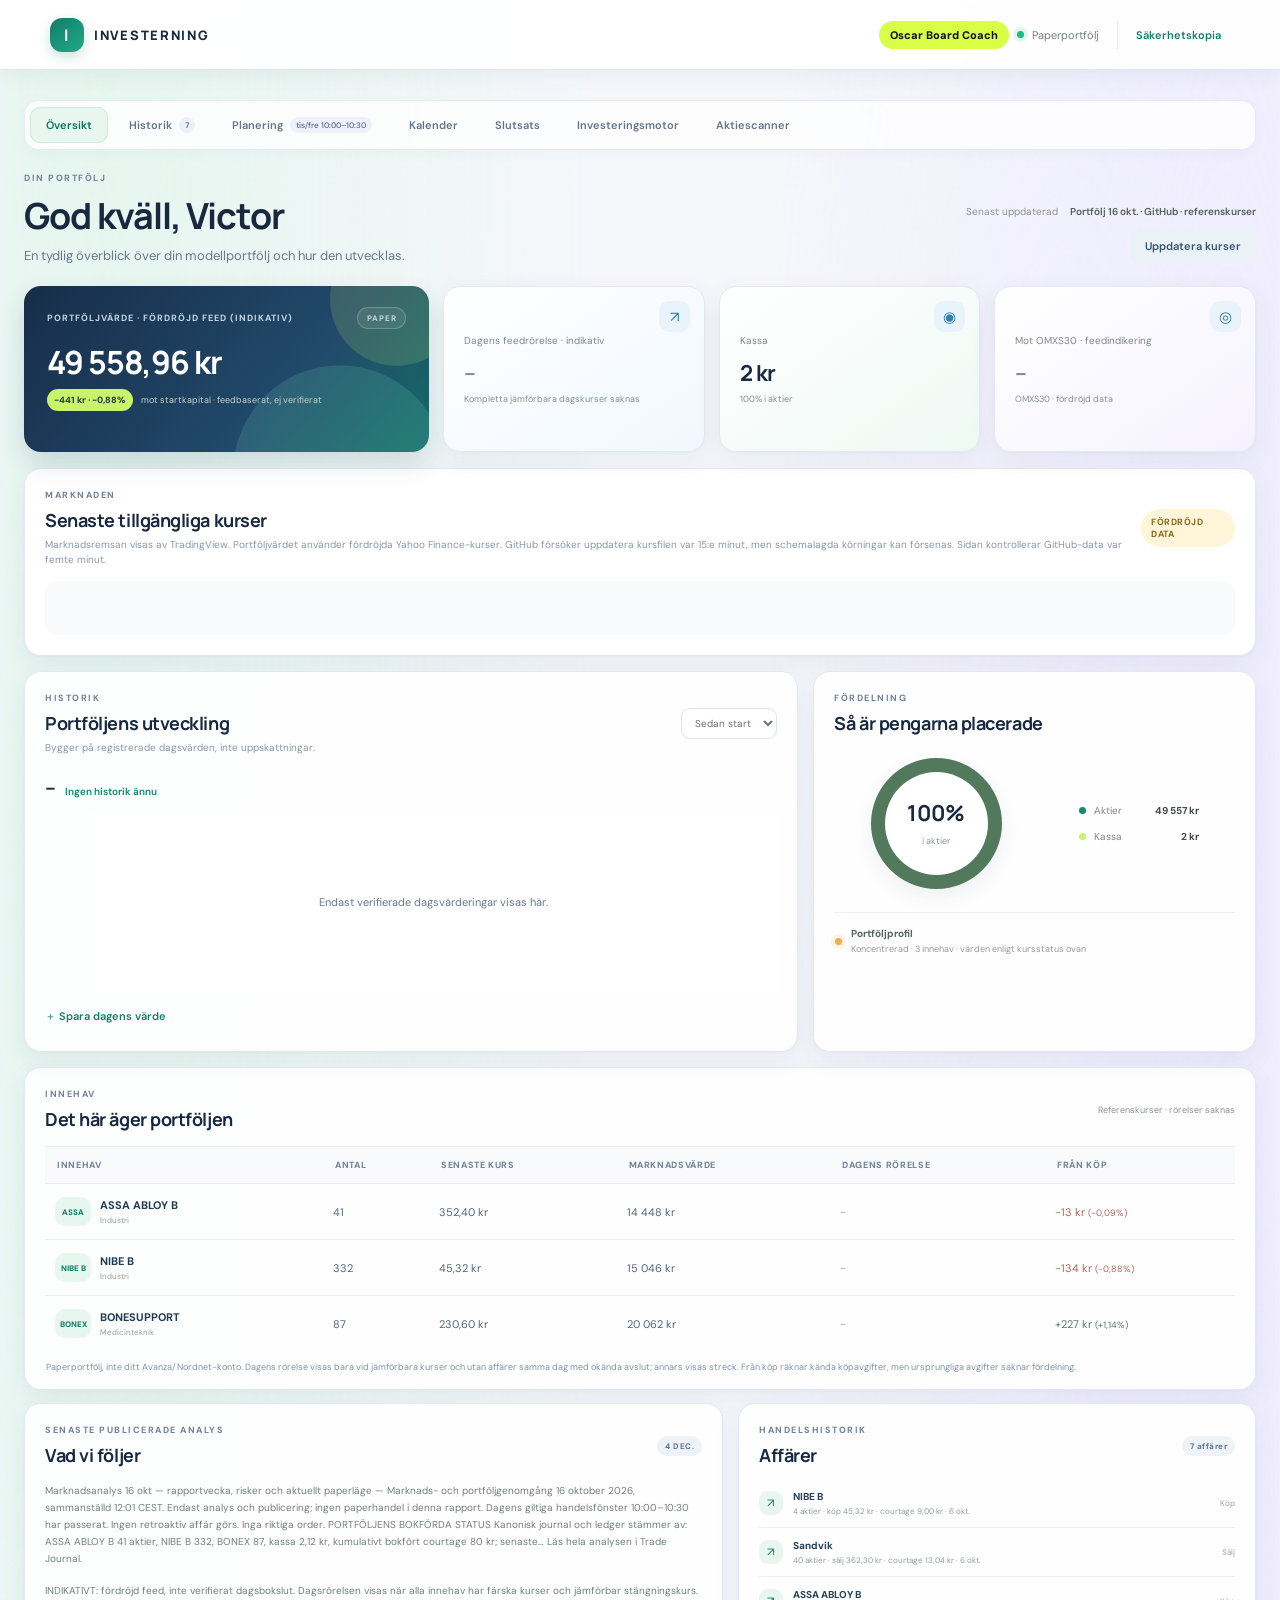
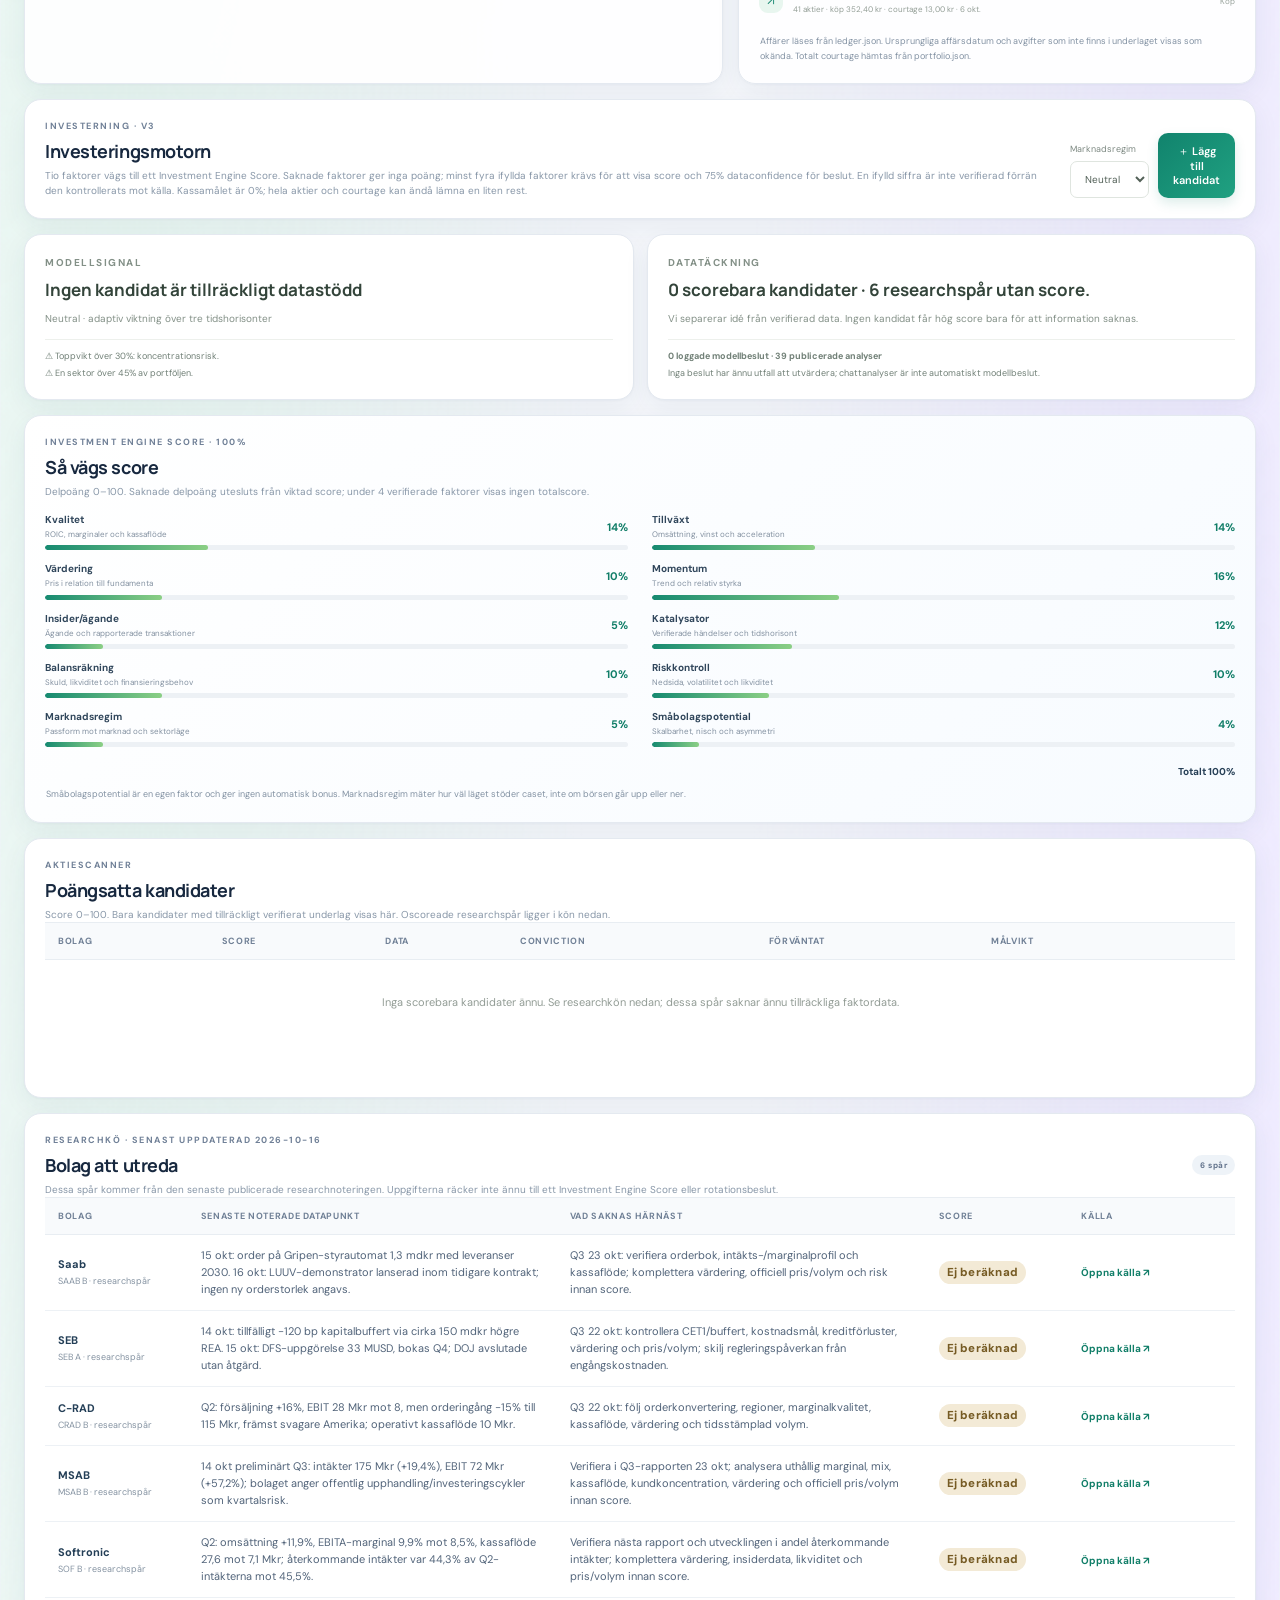
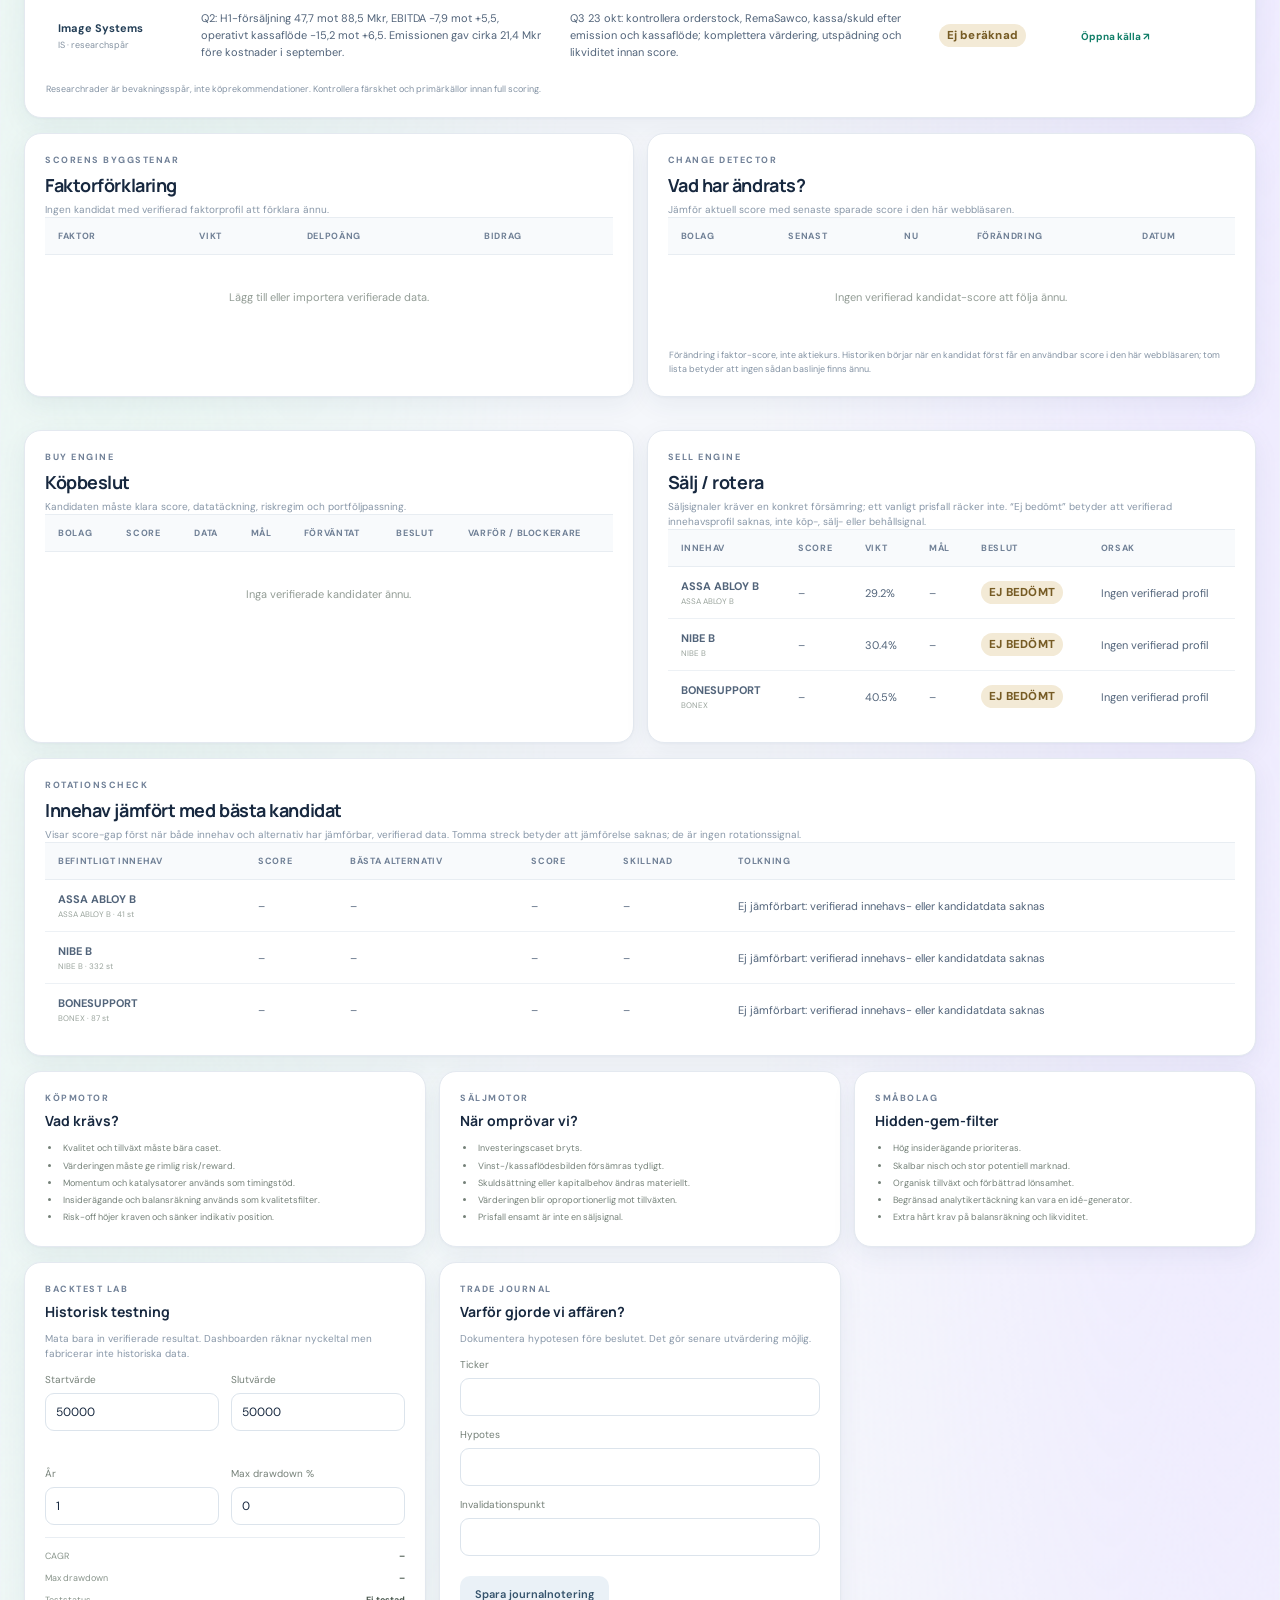
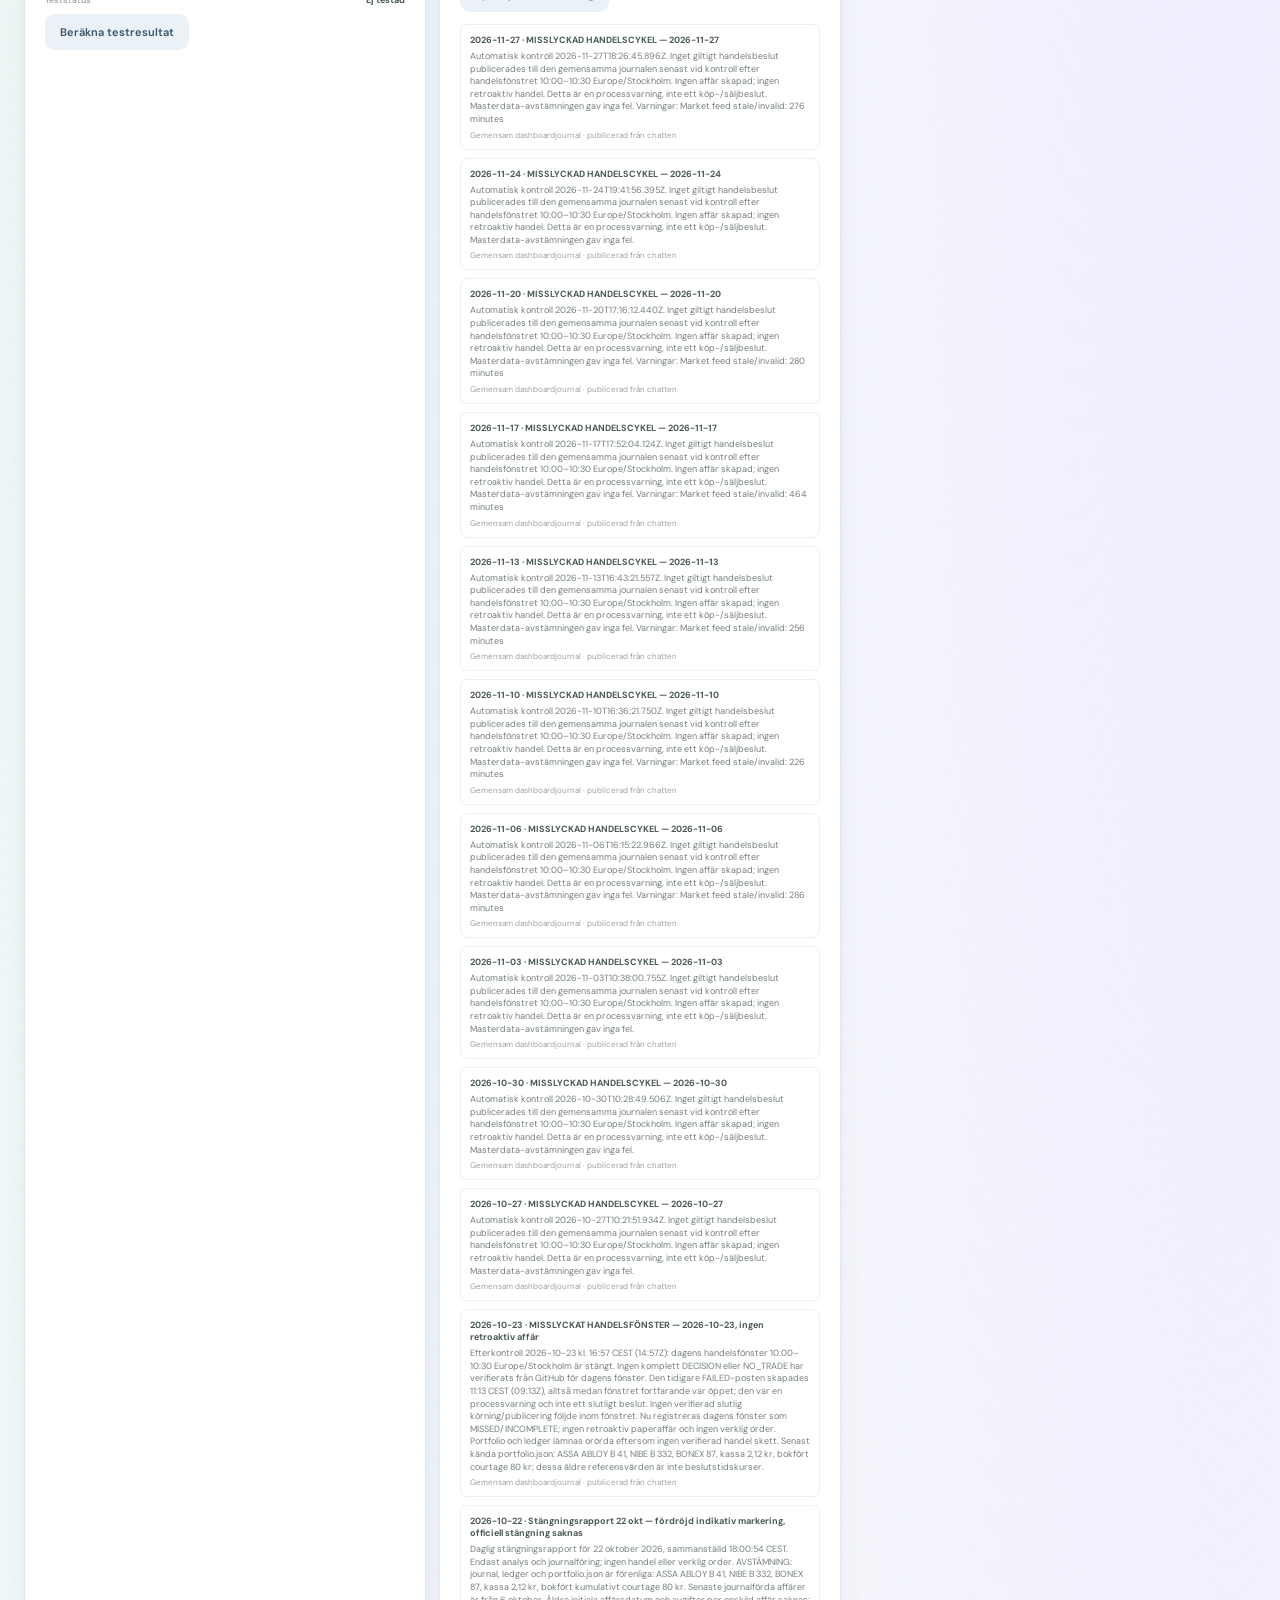
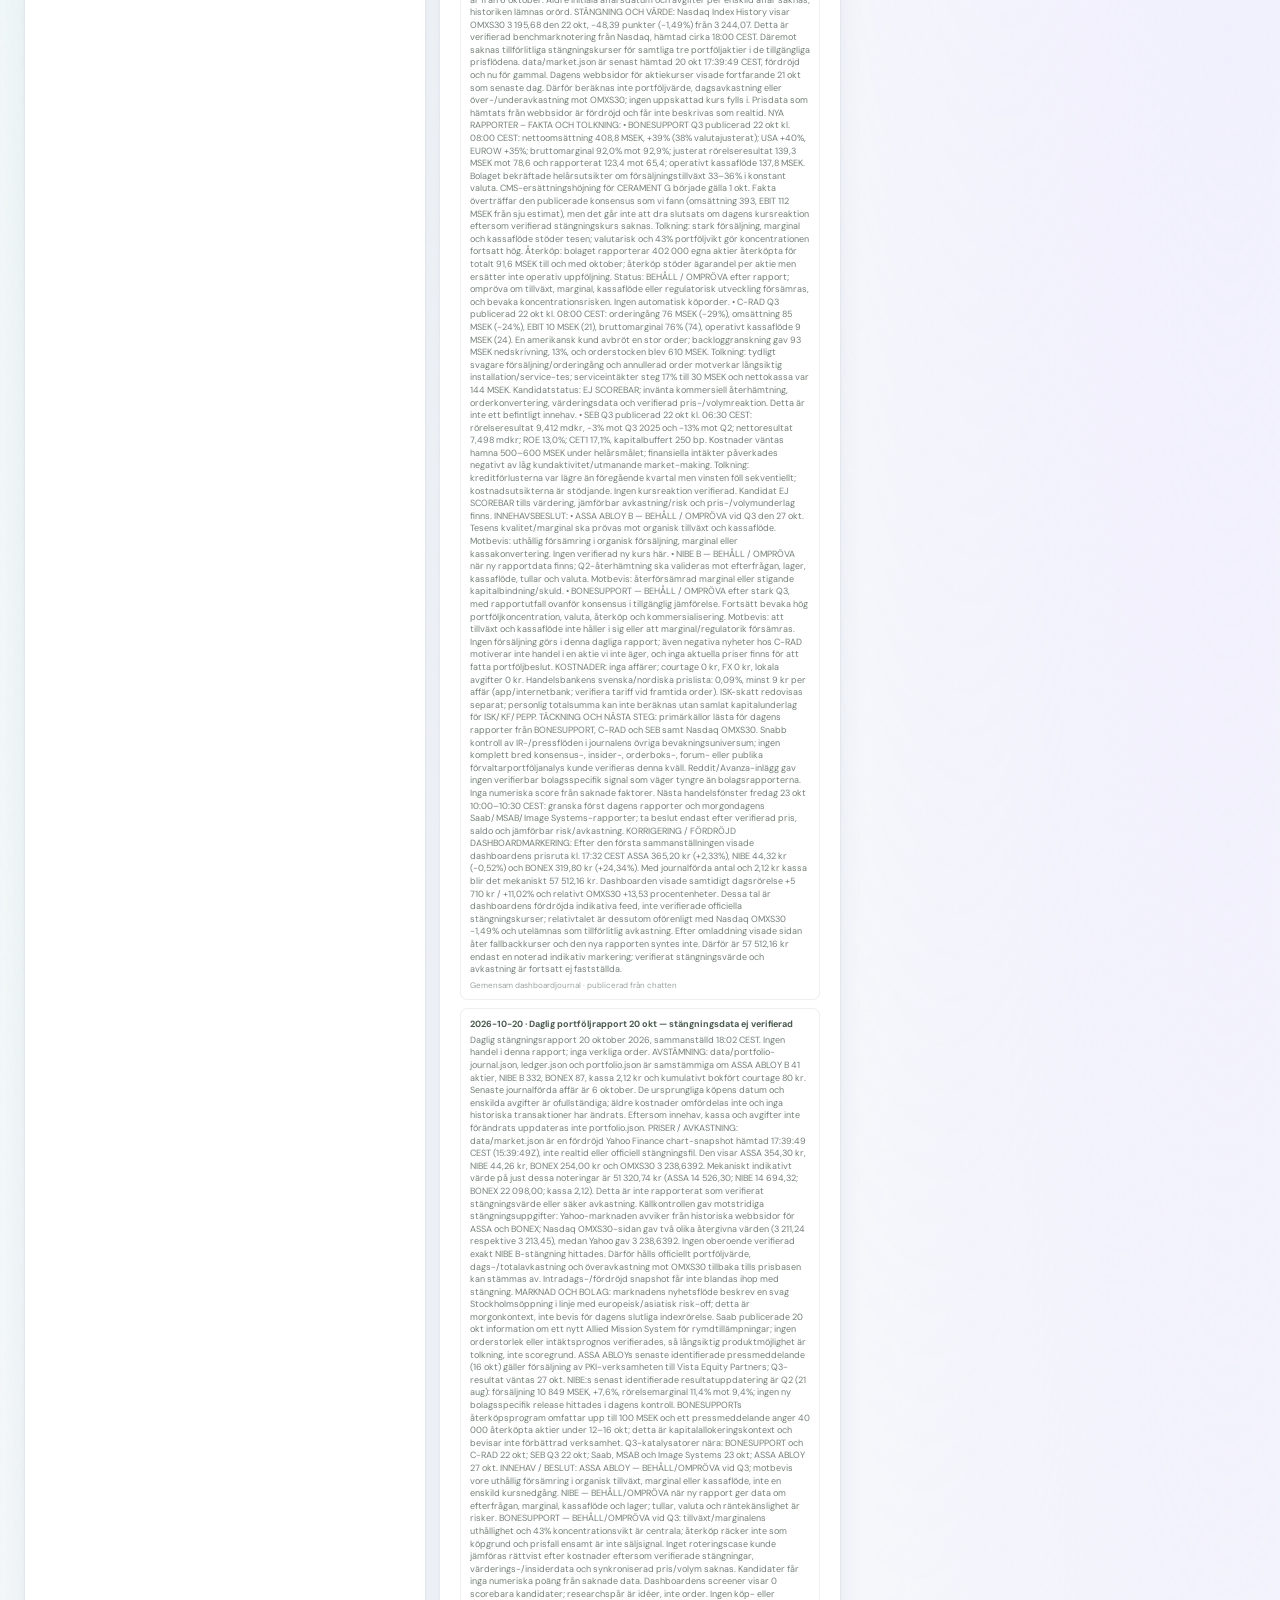
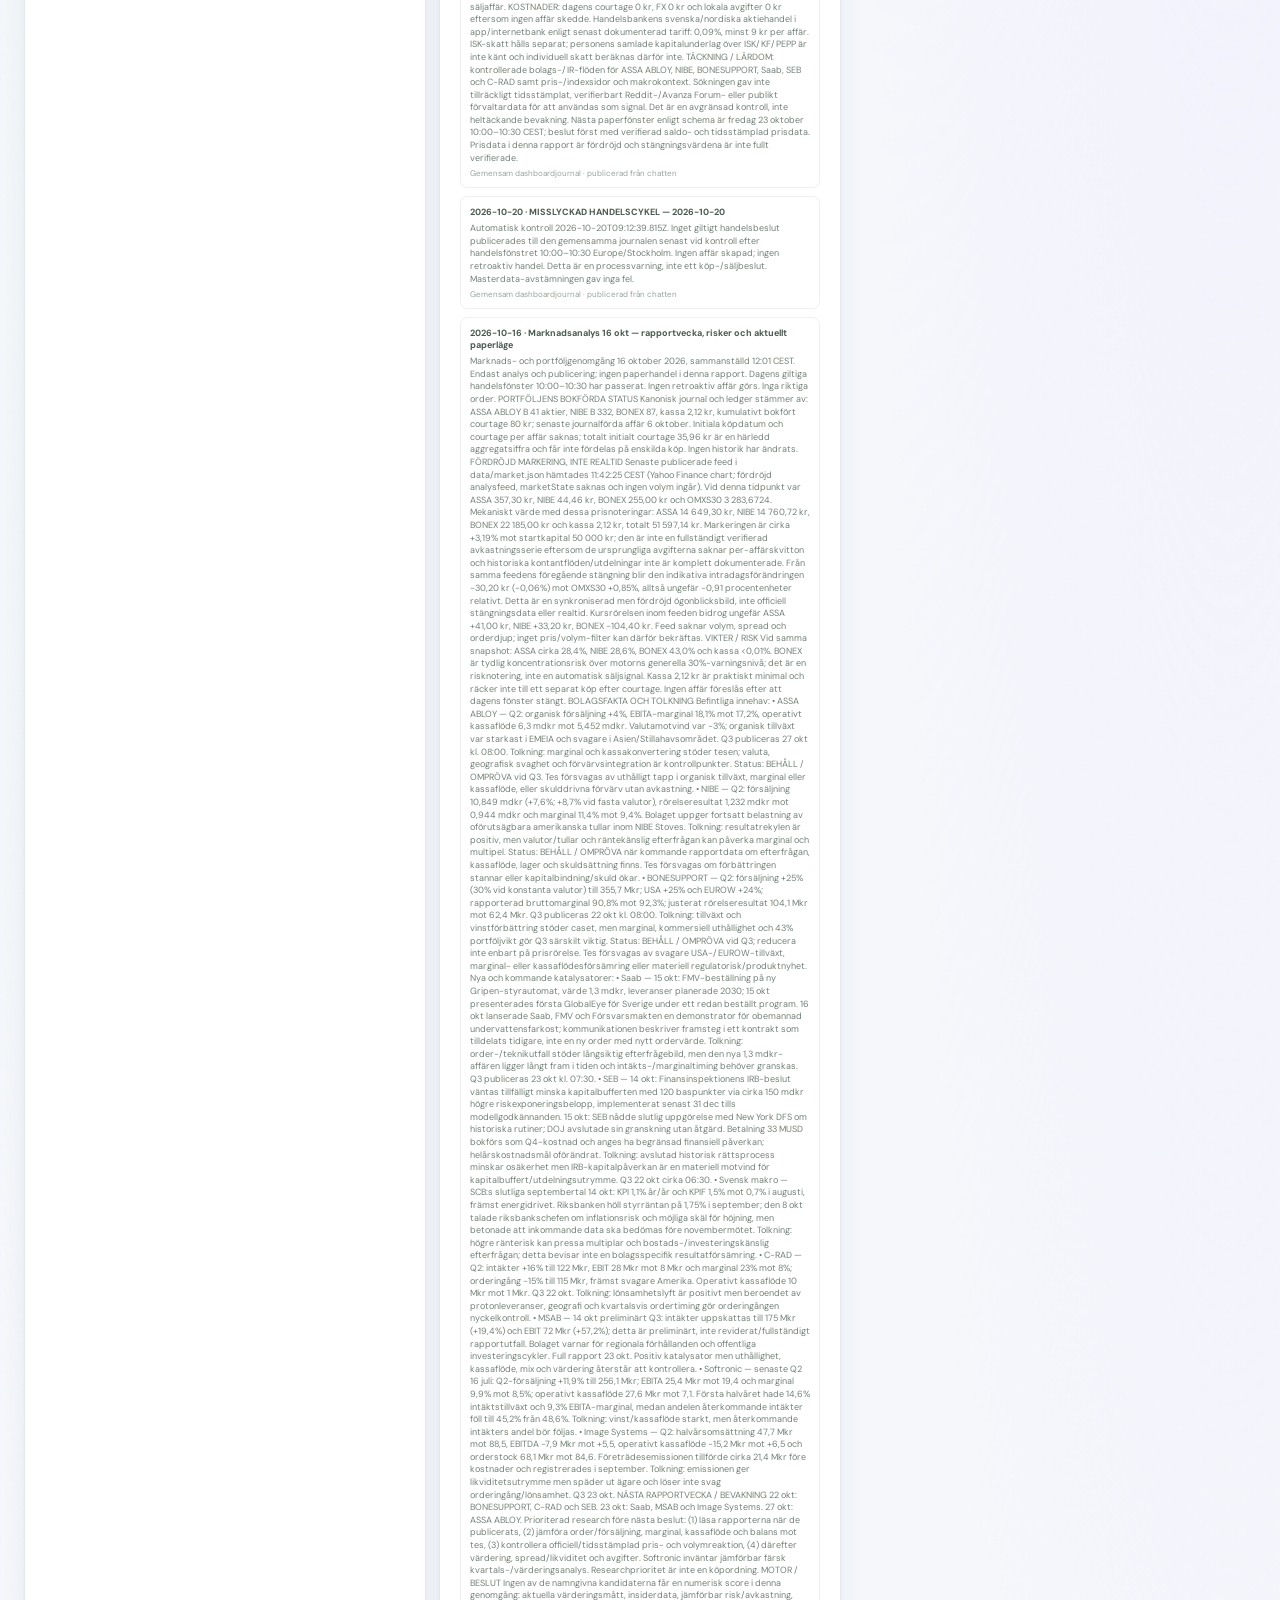
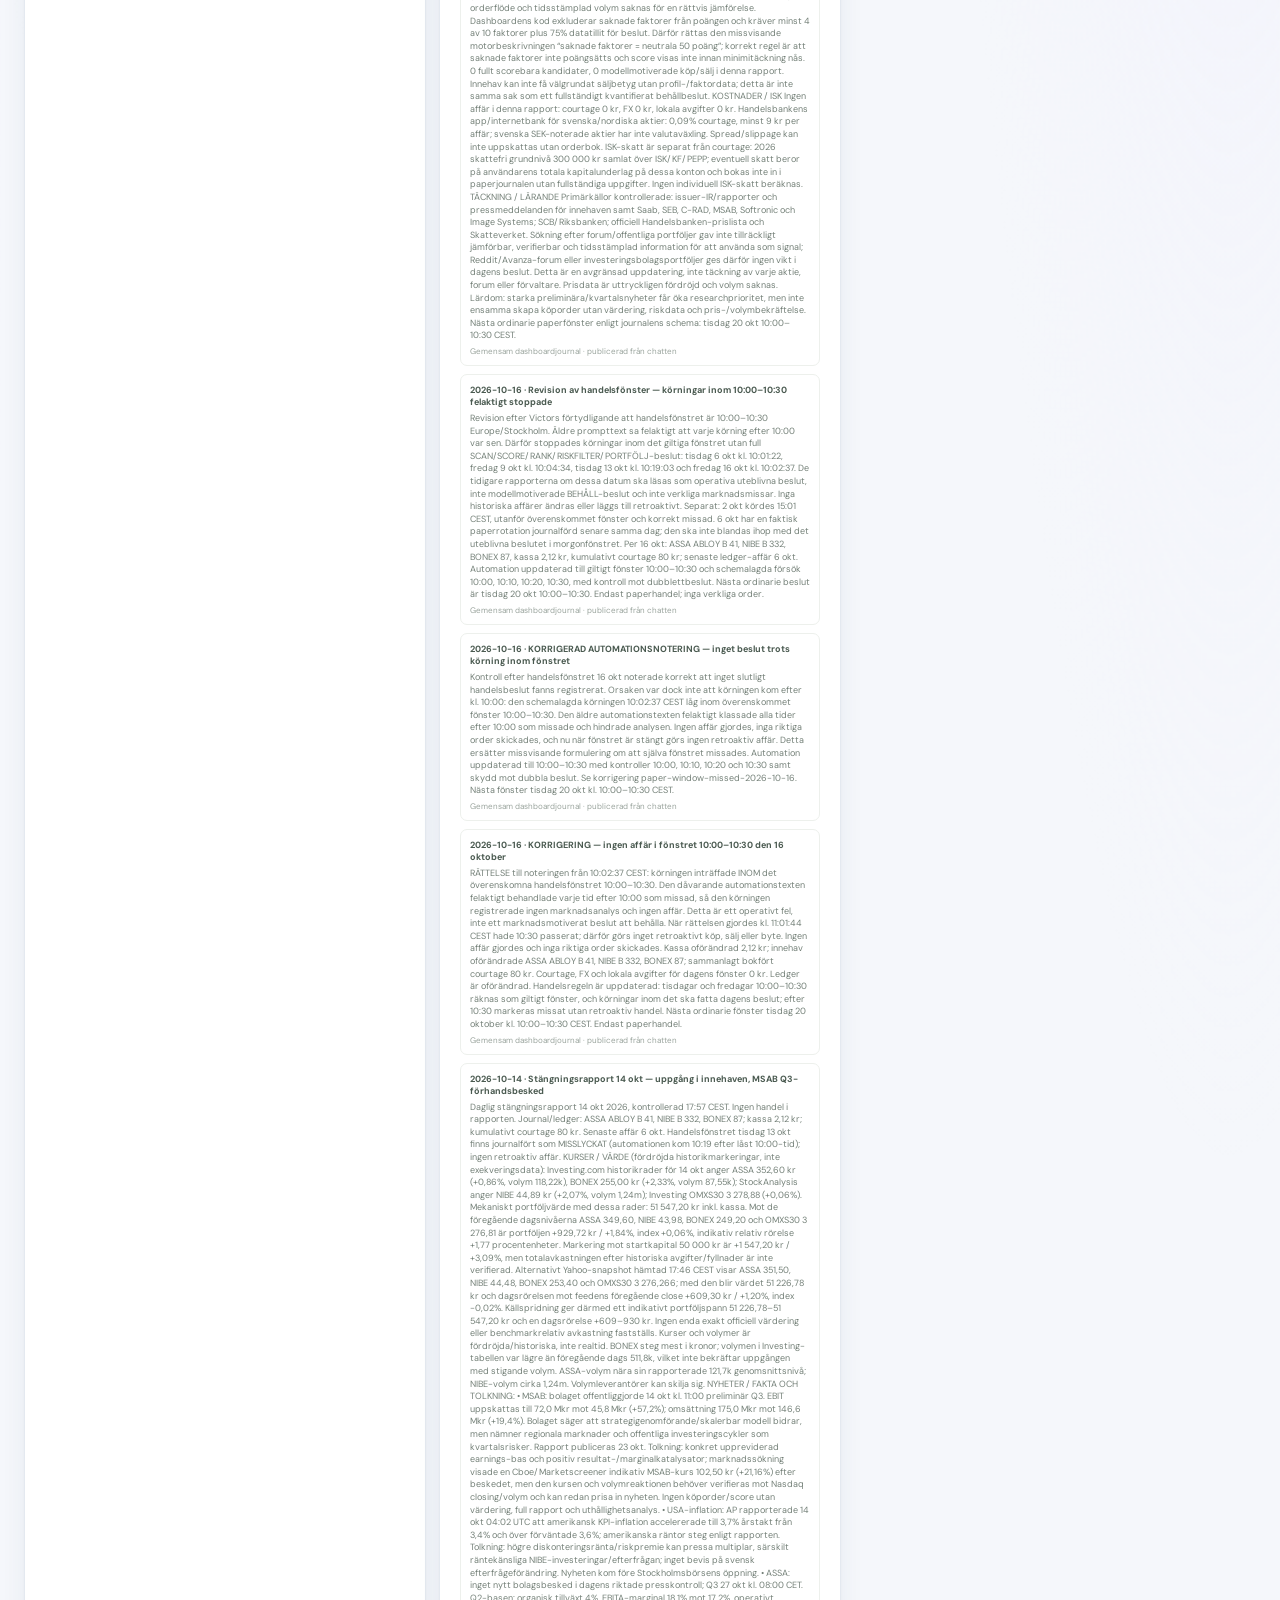
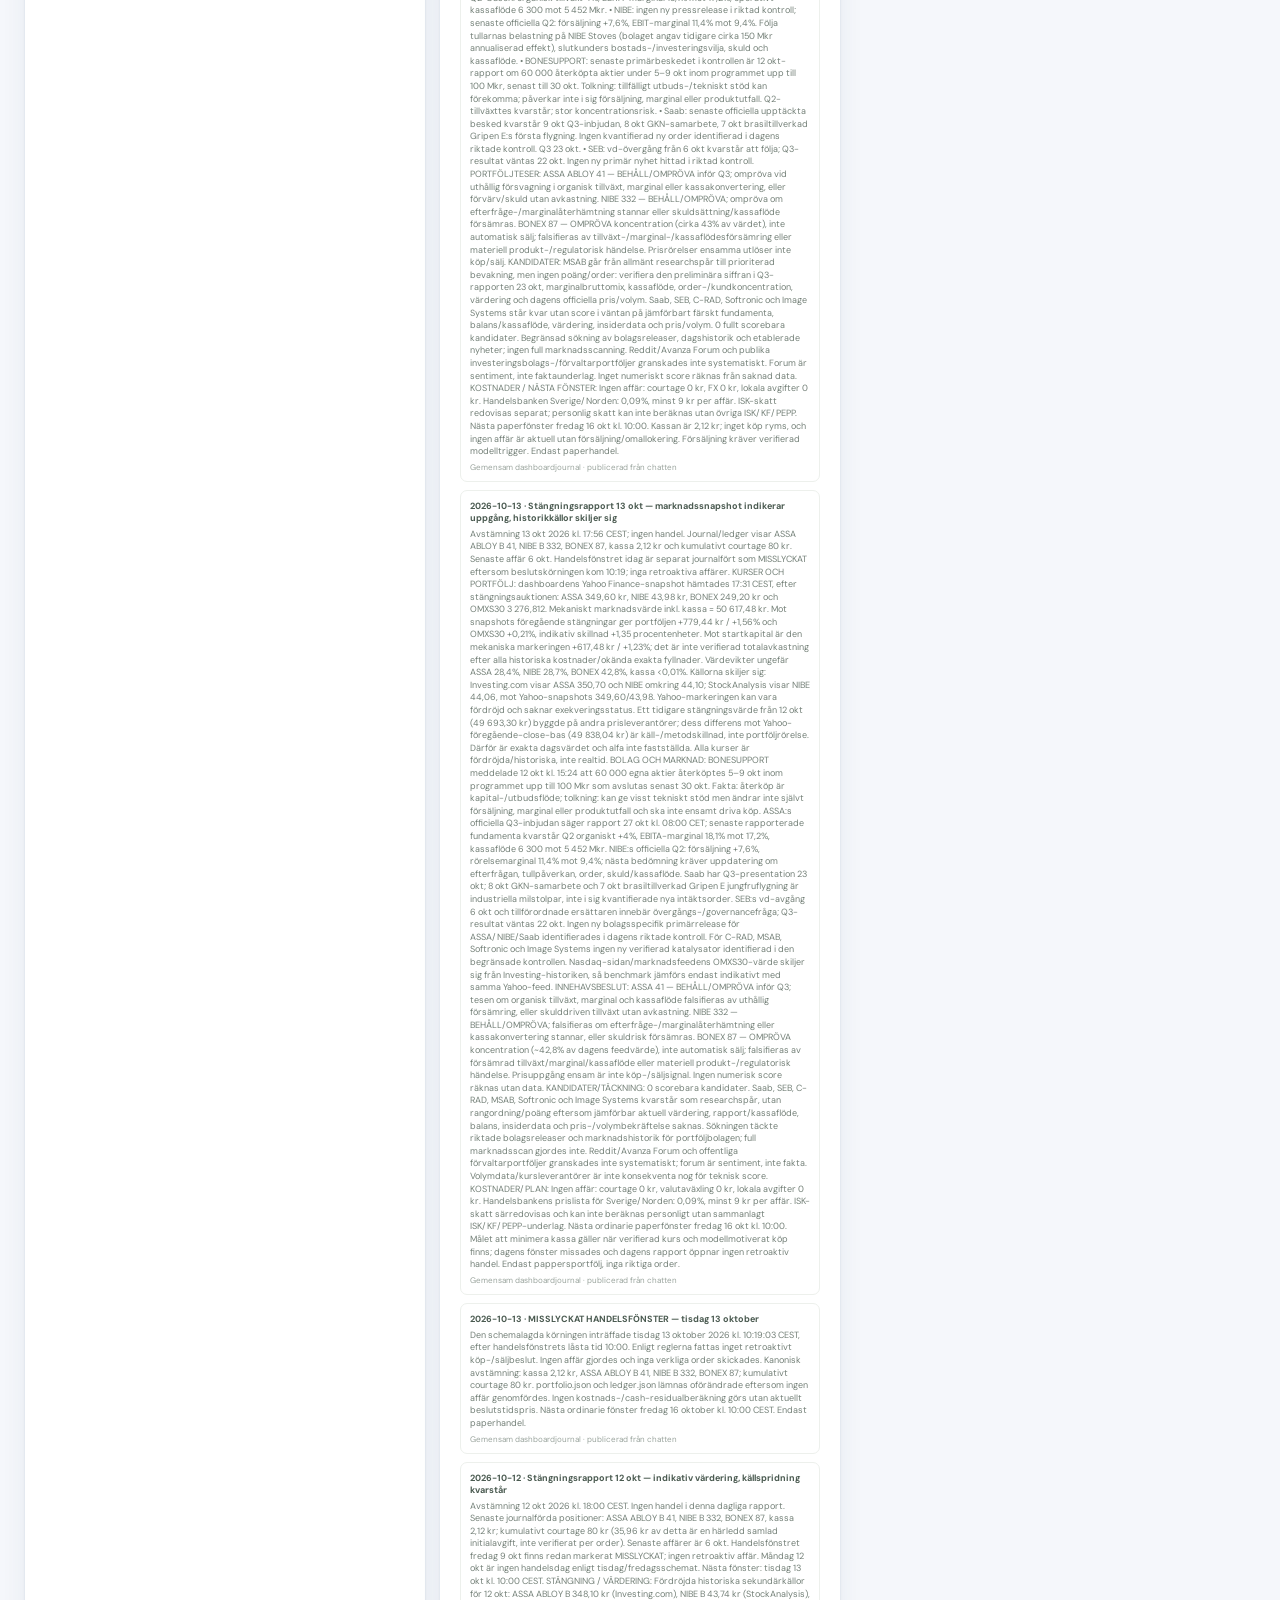
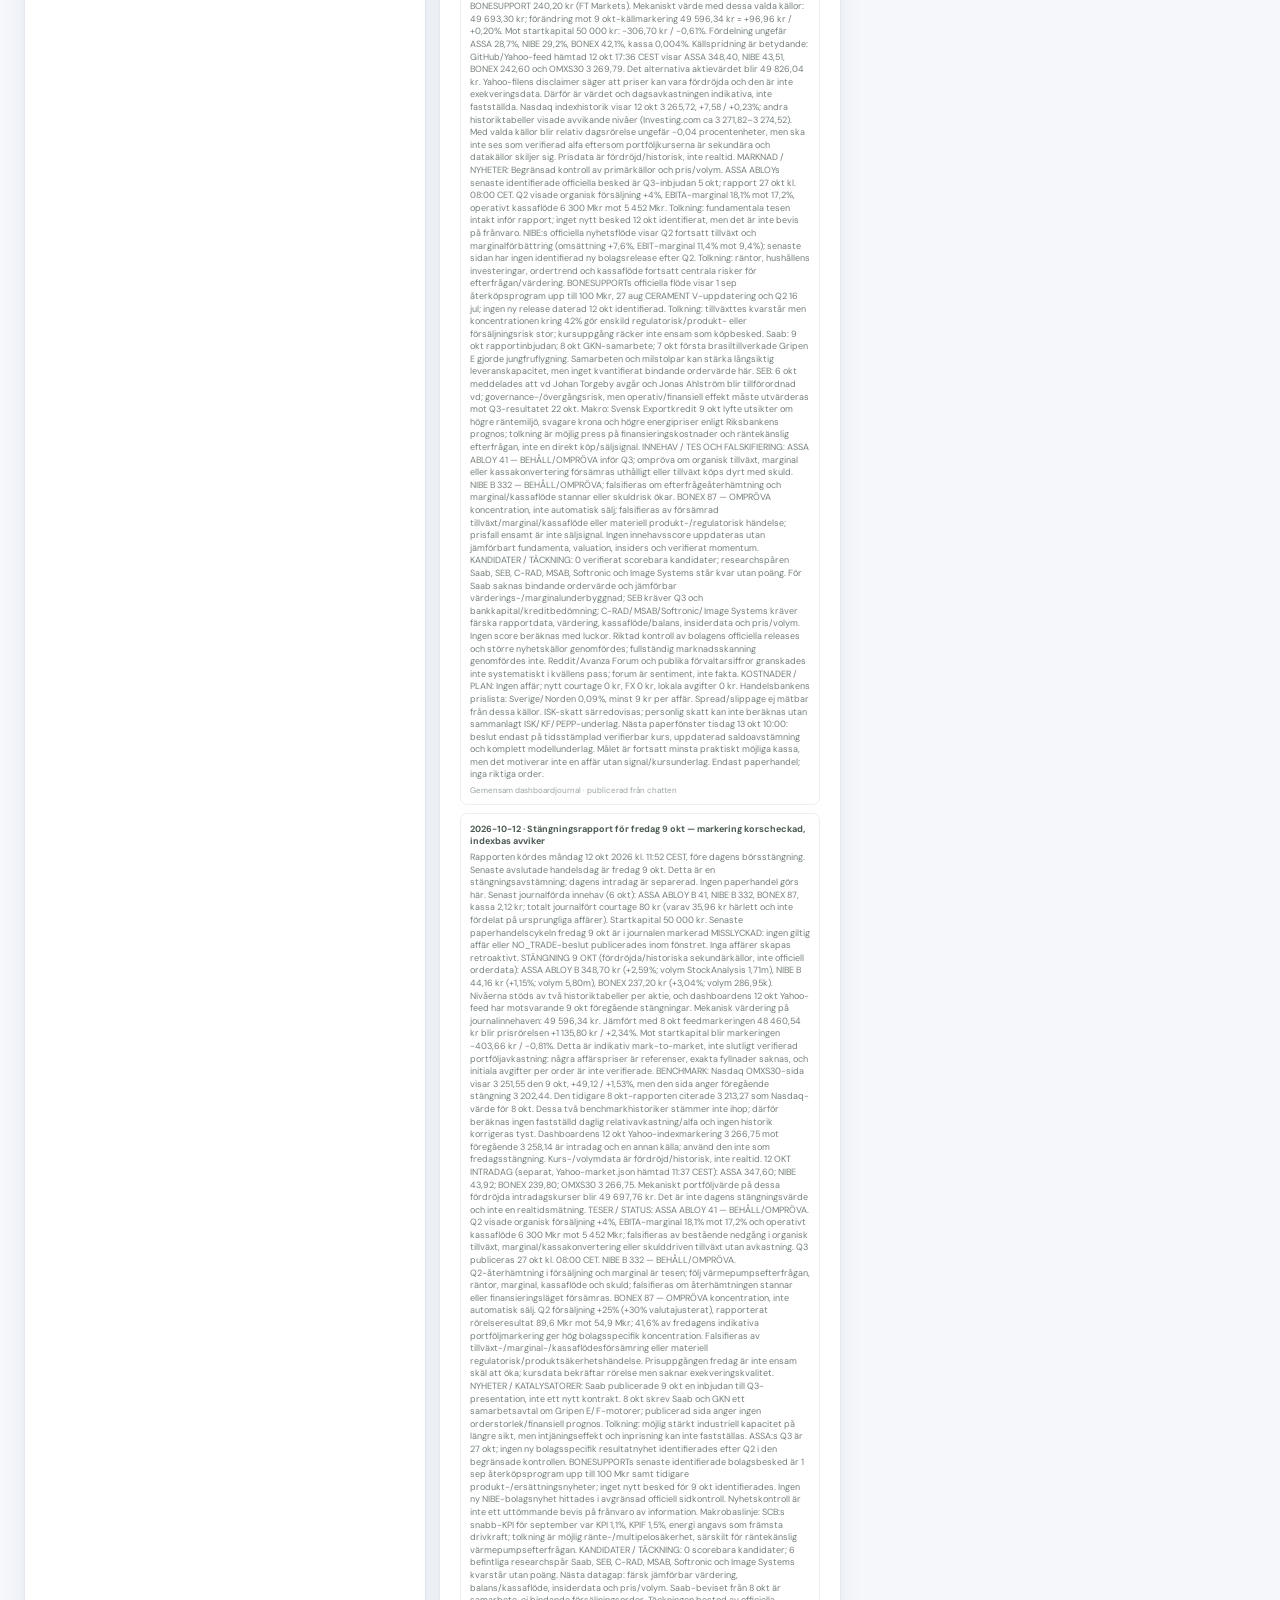
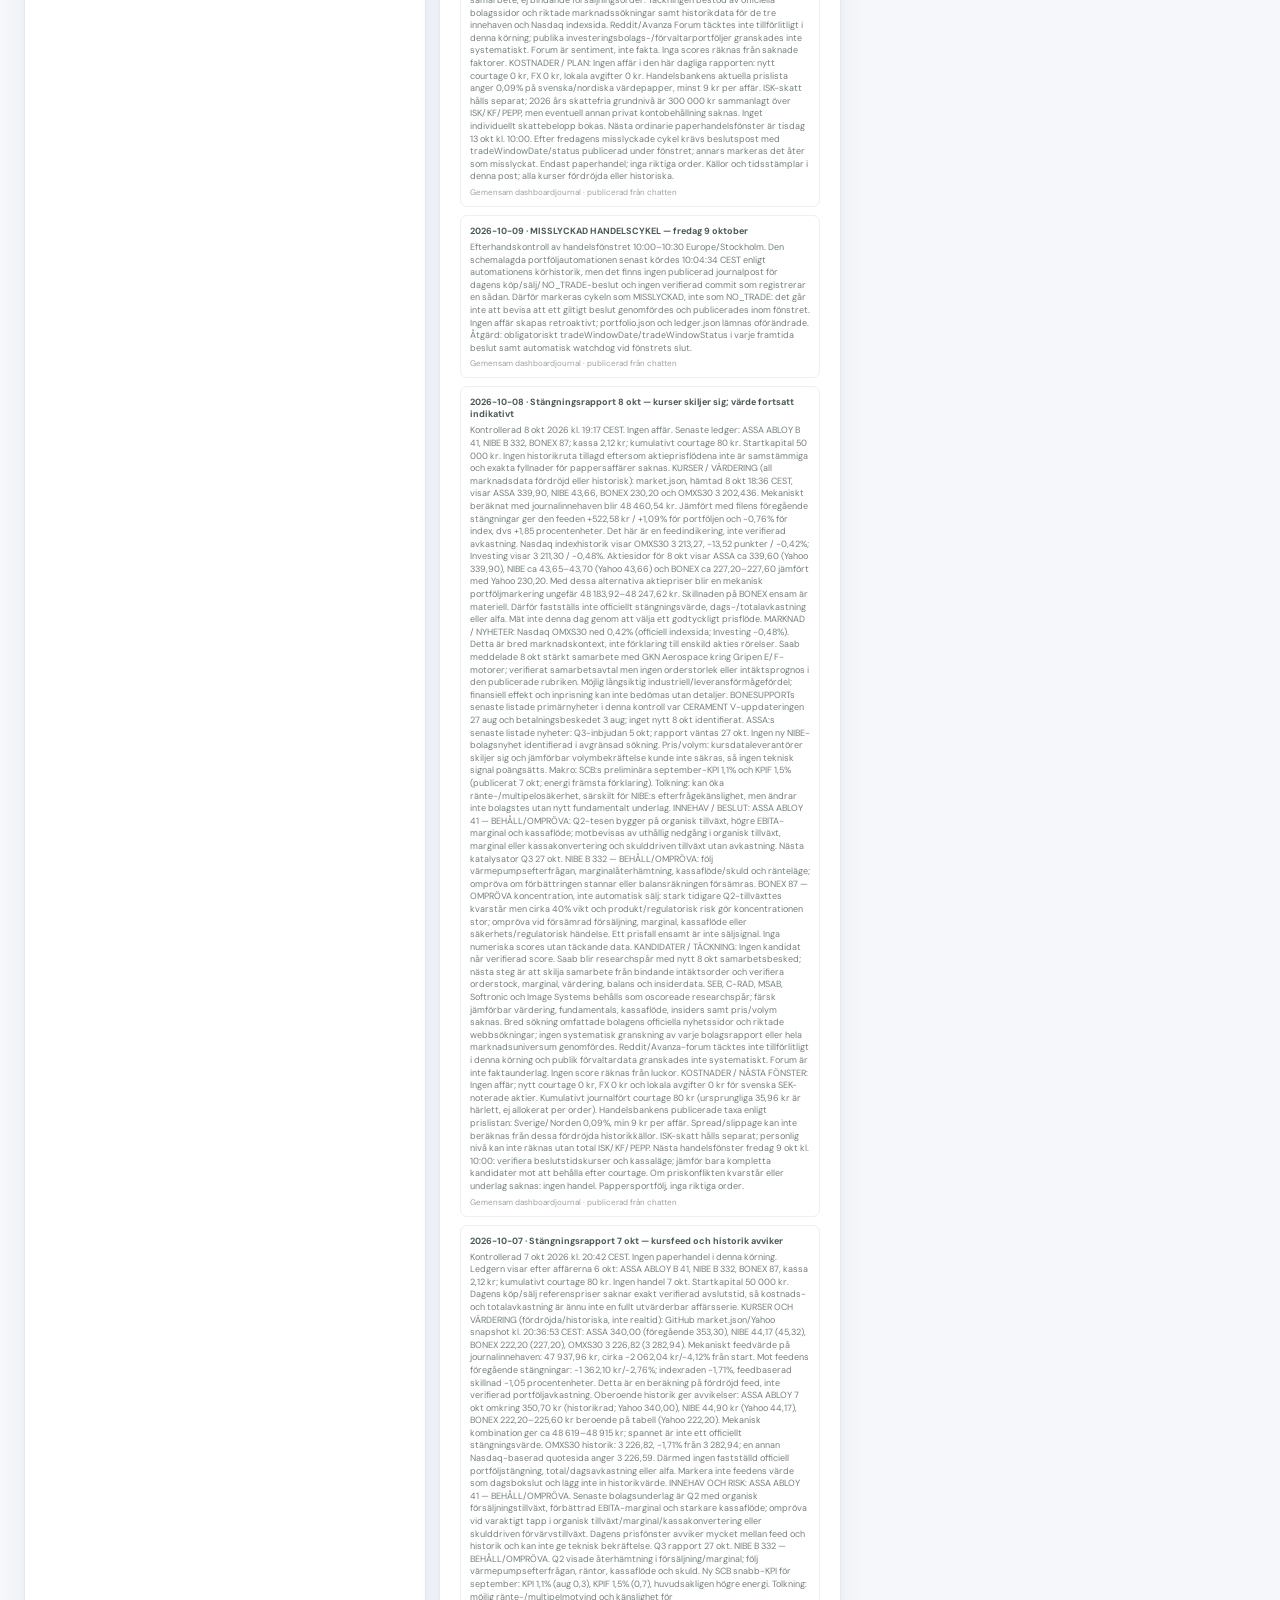
<file: index.html>
<!doctype html>
<html lang="sv">
<head>
  <meta charset="utf-8">
  <meta name="viewport" content="width=device-width, initial-scale=1">
  <meta name="theme-color" content="#f3f6f2">
  <title>INVESTERNING · Portfölj</title>
  <link rel="stylesheet" href="style.css?v=field-audit-20261006">
  <script src="app.js?v=journal-sync-20261016" defer></script>
</head>
<body>
<header class="topbar"><a class="brand" href="#"><span class="brand-mark">I</span><span>INVESTERNING</span></a><div class="topbar-meta"><a href="oscar/" style="color:#111;text-decoration:none;background:#d8ff45;padding:7px 11px;border-radius:999px;font-weight:800;font-size:11px">Oscar Board Coach</a><span class="live-dot"></span><span>Paperportfölj</span><button id="backup" class="text-button">Säkerhetskopia</button></div></header>
<main class="shell">
  <nav class="view-tabs" aria-label="Portföljvyer"><button class="view-tab active" data-view="dashboard" aria-current="page">Översikt</button><button class="view-tab" data-view="history">Historik <span id="tradeCount" class="tab-count">–</span></button><button class="view-tab" data-view="plan">Planering <span class="tab-schedule">tis/fre 10:00–10:30</span></button><button class="view-tab" data-view="calendar">Kalender</button><button class="view-tab" data-view="conclusion">Slutsats</button><button class="view-tab" data-view="model">Investeringsmotor</button><button class="view-tab" data-view="scanner">Aktiescanner</button></nav>
  <div id="dashboardView">
  <section class="welcome"><div><p class="eyebrow">DIN PORTFÖLJ</p><h1>God kväll, Victor</h1><p class="subtle">En tydlig överblick över din modellportfölj och hur den utvecklas.</p></div><div class="asof"><span>Senast uppdaterad</span><strong id="asof">Läser portföljdata från GitHub…</strong><button class="button secondary" id="updatePrices">Uppdatera kurser</button></div></section>
  <section class="hero-grid">
    <article class="hero-card"><div class="hero-top"><span>PORTFÖLJVÄRDE · FÖRDRÖJD FEED (INDIKATIV)</span><span class="tag">PAPER</span></div><strong id="portfolioValue">–</strong><div class="hero-bottom"><span class="gain-chip" id="totalReturn">–</span><span>mot startkapital · feedbaserat, ej verifierat</span></div><div class="hero-chart" aria-hidden="true"><svg id="sparkline" viewBox="0 0 300 70" preserveAspectRatio="none"></svg></div></article>
    <article class="stat-card"><span class="stat-label">Dagens feedrörelse · indikativ</span><strong id="dayValue">–</strong><span id="dayPercent" class="stat-note">–</span><span class="stat-icon">↗</span></article>
    <article class="stat-card"><span class="stat-label">Kassa</span><strong id="cashValue">–</strong><span id="stockExposure" class="stat-note">– i aktier</span><span class="stat-icon">◉</span></article>
    <article class="stat-card"><span class="stat-label">Mot OMXS30 · feedindikering</span><strong id="benchmark">–</strong><span class="stat-note">OMXS30 · fördröjd data</span><span class="stat-icon">◎</span></article>
  </section>
  <section class="card market-card"><div class="section-head"><div><p class="eyebrow">MARKNADEN</p><h2>Senaste tillgängliga kurser</h2><p class="card-hint">Marknadsremsan visas av TradingView. Portföljvärdet använder fördröjda Yahoo Finance-kurser. GitHub försöker uppdatera kursfilen var 15:e minut, men schemalagda körningar kan försenas. Sidan kontrollerar GitHub-data var femte minut.</p></div><span class="delayed-tag">FÖRDRÖJD DATA</span></div><div class="market-tape"><tv-tickers symbols="OMXSTO:ASSA_B,OMXSTO:NIBE_B,OMXSTO:BONEX,OMXSTO:OMXS30" hide-chart></tv-tickers></div></section>
  <section class="main-grid">
    <article class="card performance-card"><div class="section-head"><div><p class="eyebrow">HISTORIK</p><h2>Portföljens utveckling</h2><p class="card-hint">Bygger på registrerade dagsvärden, inte uppskattningar.</p></div><select id="period" aria-label="Välj historikperiod"><option value="all">Sedan start</option><option value="1m">1 månad</option><option value="3m">3 månader</option><option value="1y">1 år</option></select></div><div class="chart-summary"><strong id="chartValue">–</strong><span id="chartChange">–</span></div><div class="chart-area"><div class="axis-labels" id="axisLabels"></div><svg id="historyChart" viewBox="0 0 800 250" preserveAspectRatio="none" role="img" aria-label="Portföljvärde över tid"></svg><div id="chartEmpty" class="chart-empty" hidden>Endast verifierade dagsvärderingar visas här.</div></div><div class="chart-dates" id="chartDates"></div><button class="text-button save-day" id="saveDay">＋ Spara dagens värde</button></article>
    <article class="card allocation-card"><div class="section-head"><div><p class="eyebrow">FÖRDELNING</p><h2>Så är pengarna placerade</h2></div></div><div class="donut-wrap"><div class="donut" id="donut"><div><strong id="equityShare">–</strong><small>i aktier</small></div></div><div class="legend-list"><div><i class="key equity"></i><span>Aktier</span><b id="equityValue">–</b></div><div><i class="key cash"></i><span>Kassa</span><b id="legendCash">–</b></div></div></div><div class="risk-note"><span class="risk-dot"></span><div><strong>Portföljprofil</strong><small>Koncentrerad · innehav och fördelning enligt masterdata ovan</small></div></div></article>
  </section>
  <section class="card positions-card"><div class="section-head positions-head"><div><p class="eyebrow">INNEHAV</p><h2>Det här äger portföljen</h2></div><span class="market-label market-label-warning" id="positionPriceStatus">Läser kursstatus…</span></div><div class="table-wrap"><table><thead><tr><th>Innehav</th><th>Antal</th><th>Senaste kurs</th><th>Marknadsvärde</th><th>Dagens rörelse</th><th>Från köp</th></tr></thead><tbody id="positions"></tbody></table></div><p class="fine-print">Paperportfölj, inte ditt Avanza/Nordnet-konto. Dagens rörelse visas bara vid jämförbara kurser och utan affärer samma dag med okända avslut; annars visas streck. Från köp räknar kända köpavgifter, men ursprungliga avgifter saknar fördelning.</p></section>
  <section class="bottom-grid"><article class="card notes-card"><div class="section-head"><div><p class="eyebrow">SENASTE PUBLICERADE ANALYS</p><h2>Vad vi följer</h2></div><span class="note-date">6 OKT</span></div><p id="chatAnalysis">Ingen ny marknadsanalys publicerad i den här panelen ännu. Publicerade analyser visas när de finns i den gemensamma journalen.</p><p id="dailyDataSummary" class="card-hint">Dagsrörelsen beräknas när jämförbara kurser finns.</p></article><article class="card activity-card"><div class="section-head"><div><p class="eyebrow">HANDELSHISTORIK</p><h2>Affärer</h2></div><span class="count-pill">Läser ledger…</span></div><div class="activity-list"><div><span class="activity-icon">…</span><div><strong>Hämtar affärer</strong><small>Ledger läses från GitHub</small></div></div></div><p class="fine-print">Affärer läses från ledger.json. Ursprungliga affärsdatum och avgifter som inte finns i underlaget visas som okända. Totalt courtage hämtas från portfolio.json.</p></article></section>
  </div>
  <section id="modelView" class="model-view" hidden>
    <div class="model-hero card">
      <div><p class="eyebrow">INVESTERNING · V3</p><h2>Investeringsmotorn</h2><p class="card-hint">Tio faktorer vägs till ett Investment Engine Score. Saknade faktorer ger inga poäng; minst fyra ifyllda faktorer krävs för att visa score och 75% dataconfidence för beslut. En ifylld siffra är inte verifierad förrän den kontrollerats mot källa. Kassamålet är 0%; hela aktier och courtage kan ändå lämna en liten rest.</p></div>
      <div class="model-controls"><label>Marknadsregim<select id="modelRegime"><option value="neutral">Neutral</option><option value="risk_on">Risk-on</option><option value="risk_off">Risk-off</option></select></label><button id="addCandidate" class="button">＋ Lägg till kandidat</button></div>
    </div>
    <div class="model-grid">
      <article class="card model-summary"><p class="eyebrow">MODELLSIGNAL</p><h3 id="modelTop">–</h3><p id="modelRegimeText"></p><div id="modelAlerts" class="model-alerts"></div></article>
      <article class="card model-summary"><p class="eyebrow">DATATÄCKNING</p><h3 id="modelCoverage">–</h3><p>Vi separerar idé från verifierad data. Ingen kandidat får hög score bara för att information saknas.</p><div id="modelLearning" class="model-alerts"></div></article>
    </div>
    <article class="card model-card factor-weights-card">
      <div class="section-head"><div><p class="eyebrow">INVESTMENT ENGINE SCORE · 100%</p><h2>Så vägs score</h2><p class="card-hint">Delpoäng 0–100. Saknade delpoäng utesluts från viktad score; under 4 verifierade faktorer visas ingen totalscore.</p></div></div>
      <div class="factor-weight-grid" id="factorWeights"></div>
      <p class="fine-print">Småbolagspotential är en egen faktor och ger ingen automatisk bonus. Marknadsregim mäter hur väl läget stöder caset, inte om börsen går upp eller ner.</p>
    </article>
    <article class="card model-card">
      <div class="section-head"><div><p class="eyebrow">AKTIESCANNER</p><h2>Poängsatta kandidater</h2><p class="card-hint">Score 0–100. Bara kandidater med tillräckligt verifierat underlag visas här. Oscoreade researchspår ligger i kön nedan.</p></div></div>
      <div class="table-wrap"><table class="trade-table"><thead><tr><th>Bolag</th><th>Score</th><th>Data</th><th>Conviction</th><th>Förväntat</th><th>Målvikt</th><th></th></tr></thead><tbody id="modelRows"></tbody></table></div>
    </article>
    <article class="card model-card research-queue-card"><div class="section-head"><div><p class="eyebrow">RESEARCHKÖ · SENAST UPPDATERAD <span id="researchQueueDate">–</span></p><h2>Bolag att utreda</h2><p class="card-hint">Dessa spår kommer från den senaste publicerade researchnoteringen. Uppgifterna räcker inte ännu till ett Investment Engine Score eller rotationsbeslut.</p></div><span id="researchQueueCount" class="count-pill">0 spår</span></div><div class="table-wrap"><table class="trade-table"><thead><tr><th>Bolag</th><th>Senaste noterade datapunkt</th><th>Vad saknas härnäst</th><th>Score</th><th>Källa</th></tr></thead><tbody id="researchQueueRows"></tbody></table></div><p class="fine-print">Researchrader är bevakningsspår, inte köprekommendationer. Kontrollera färskhet och primärkällor innan full scoring.</p></article>
    <div class="model-grid score-detail-grid">
      <article class="card model-card"><div class="section-head"><div><p class="eyebrow">SCORENS BYGGSTENAR</p><h2>Faktorförklaring</h2><p id="factorDetailIntro" class="card-hint">Välj eller lägg till en verifierad kandidat för att se bidragen.</p></div></div><div class="table-wrap"><table class="trade-table"><thead><tr><th>Faktor</th><th>Vikt</th><th>Delpoäng</th><th>Bidrag</th></tr></thead><tbody id="factorDetailRows"></tbody></table></div></article>
      <article class="card model-card"><div class="section-head"><div><p class="eyebrow">CHANGE DETECTOR</p><h2>Vad har ändrats?</h2><p class="card-hint">Jämför aktuell score med senaste sparade score i den här webbläsaren.</p></div></div><div class="table-wrap"><table class="trade-table"><thead><tr><th>Bolag</th><th>Senast</th><th>Nu</th><th>Förändring</th><th>Datum</th></tr></thead><tbody id="changeRows"></tbody></table></div><p class="fine-print">Förändring i faktor-score, inte aktiekurs. Historiken börjar när en kandidat först får en användbar score i den här webbläsaren; tom lista betyder att ingen sådan baslinje finns ännu.</p></article>
    </div>
    <div class="model-grid decision-grid">
      <article class="card model-card">
        <div class="section-head"><div><p class="eyebrow">BUY ENGINE</p><h2>Köpbeslut</h2><p class="card-hint">Kandidaten måste klara score, datatäckning, riskregim och portföljpassning.</p></div></div>
        <div class="table-wrap"><table class="trade-table"><thead><tr><th>Bolag</th><th>Score</th><th>Data</th><th>Mål</th><th>Förväntat</th><th>Beslut</th><th>Varför / blockerare</th></tr></thead><tbody id="buyEngineRows"></tbody></table></div>
      </article>
      <article class="card model-card">
        <div class="section-head"><div><p class="eyebrow">SELL ENGINE</p><h2>Sälj / rotera</h2><p class="card-hint">Säljsignaler kräver en konkret försämring; ett vanligt prisfall räcker inte. “Ej bedömt” betyder att verifierad innehavsprofil saknas, inte köp-, sälj- eller behållsignal.</p></div></div>
        <div class="table-wrap"><table class="trade-table"><thead><tr><th>Innehav</th><th>Score</th><th>Vikt</th><th>Mål</th><th>Beslut</th><th>Orsak</th></tr></thead><tbody id="sellEngineRows"></tbody></table></div>
      </article>
    </div>
    <article class="card model-card rotation-card"><div class="section-head"><div><p class="eyebrow">ROTATIONSCHECK</p><h2>Innehav jämfört med bästa kandidat</h2><p class="card-hint">Visar score-gap först när både innehav och alternativ har jämförbar, verifierad data. Tomma streck betyder att jämförelse saknas; de är ingen rotationssignal.</p></div></div><div class="table-wrap"><table class="trade-table"><thead><tr><th>Befintligt innehav</th><th>Score</th><th>Bästa alternativ</th><th>Score</th><th>Skillnad</th><th>Tolkning</th></tr></thead><tbody id="rotationRows"></tbody></table></div></article>
    <div class="model-method-grid">
      <article class="card"><p class="eyebrow">KÖPMOTOR</p><h3>Vad krävs?</h3><ul class="model-list"><li>Kvalitet och tillväxt måste bära caset.</li><li>Värderingen måste ge rimlig risk/reward.</li><li>Momentum och katalysatorer används som timingstöd.</li><li>Insiderägande och balansräkning används som kvalitetsfilter.</li><li>Risk-off höjer kraven och sänker indikativ position.</li></ul></article>
      <article class="card"><p class="eyebrow">SÄLJMOTOR</p><h3>När omprövar vi?</h3><ul class="model-list"><li>Investeringscaset bryts.</li><li>Vinst-/kassaflödesbilden försämras tydligt.</li><li>Skuldsättning eller kapitalbehov ändras materiellt.</li><li>Värderingen blir oproportionerlig mot tillväxten.</li><li>Prisfall ensamt är inte en säljsignal.</li></ul></article>
      <article class="card"><p class="eyebrow">SMÅBOLAG</p><h3>Hidden-gem-filter</h3><ul class="model-list"><li>Hög insiderägande prioriteras.</li><li>Skalbar nisch och stor potentiell marknad.</li><li>Organisk tillväxt och förbättrad lönsamhet.</li><li>Begränsad analytikertäckning kan vara en idé-generator.</li><li>Extra hårt krav på balansräkning och likviditet.</li></ul></article>
    </div>
    <div class="model-method-grid">
<article class="card"><p class="eyebrow">BACKTEST LAB</p><h3>Historisk testning</h3><p class="card-hint">Mata bara in verifierade resultat. Dashboarden räknar nyckeltal men fabricerar inte historiska data.</p>
<div class="trade-form-grid"><label class="form-label">Startvärde<input id="btStart" type="number" min="0" step="any" value="50000"></label><label class="form-label">Slutvärde<input id="btEnd" type="number" min="0" step="any" value="50000"></label><label class="form-label">År<input id="btYears" type="number" min="0.1" step="0.1" value="1"></label><label class="form-label">Max drawdown %<input id="btDd" type="number" min="0" max="100" step="0.1" value="0"></label></div>
<div class="benchmark-row"><span>CAGR</span><strong id="btCagr">–</strong><span>Max drawdown</span><strong id="btMaxDd">–</strong><span>Teststatus</span><strong id="btStatus">Ej testad</strong></div><button id="runBacktest" class="button secondary">Beräkna testresultat</button></article>
<article class="card"><p class="eyebrow">TRADE JOURNAL</p><h3>Varför gjorde vi affären?</h3><p class="card-hint">Dokumentera hypotesen före beslutet. Det gör senare utvärdering möjlig.</p>
<label class="form-label">Ticker<input id="jTicker" maxlength="20"></label><label class="form-label">Hypotes<input id="jHypothesis" maxlength="240"></label><label class="form-label">Invalidationspunkt<input id="jInvalidation" maxlength="240"></label><button id="saveJournal" class="button secondary">Spara journalnotering</button><div id="journalRows" class="journal-list"></div></article>
</div><p class="fine-print">Modellen är ett analysverktyg. Den förutsätter verifierade data och ska testas med historik innan parametrar används för riktiga beslut.</p>
  </section>
  <section id="historyView" class="card transaction-card" hidden><div class="section-head"><div><p class="eyebrow">PORTFÖLJENS HÄNDELSER</p><h2>Köp och sälj</h2><p class="card-hint">Affärerna och datumen hämtas från ledger.json. Registrerade priser och avgifter återges utan att skriva om historiken.</p></div><span class="history-summary">Affärer hämtas skrivskyddat från ledger.json</span></div><div class="history-controls"><label>Visa<select id="tradeFilter" aria-label="Filtrera affärer"><option value="all">Alla affärer</option><option value="buy">Köp</option><option value="sell">Försäljningar</option></select></label><span id="historySummary" class="history-summary"></span></div><div class="table-wrap"><table class="trade-table"><thead><tr><th>Datum</th><th>Typ</th><th>Aktie</th><th>Antal</th><th>Kurs</th><th>Belopp</th></tr></thead><tbody id="tradeRows"></tbody></table></div><p id="tradeEmpty" class="empty-trades" hidden>Inga affärer matchar filtret.</p><p class="fine-print">Ledger är den enda källan till affärer och positioner. Registrera rättelser i den gemensamma journalen; lokala ändringar kan inte ändra masterportföljen.</p></section>
  <section id="planView" class="card plan-card" hidden><div class="section-head"><div><p class="eyebrow">NÄSTA GENOMGÅNG · TISDAG &amp; FREDAG KL. 10:00–10:30</p><h2>Planerade ändringar</h2><p class="card-hint">Här visas dina lokala planeringsnoteringar. De är separata från de publicerade besluten i den gemensamma journalen.</p></div><button id="addPlan" class="button">＋ Lägg till plan</button></div><div class="plan-callout"><span class="plan-clock">◷</span><div><strong>Paperhandelsfönster tisdagar och fredagar kl. 10:00–10:30</strong><small>Beslutsfönstret är 10:00–10:30 svensk tid. Paperbeslut och analyser publiceras separat i journalen.</small></div></div><div class="table-wrap"><table class="trade-table"><thead><tr><th>Planerat datum</th><th>Åtgärd</th><th>Aktie</th><th>Antal</th><th>Motivering</th><th>Status</th></tr></thead><tbody id="planRows"></tbody></table></div><p id="planEmpty" class="empty-trades" hidden>Inga lokala planeringsnoteringar ännu. Publicerade beslut och analyser finns i Investeringsmotorn och den gemensamma journalen.</p><p class="fine-print">Endast pappershandel: inga mäklaranslutningar eller riktiga order. Schemalagda paperbeslut kan fattas tisdagar och fredagar 10:00–10:30; beslut journalförs separat från lokala planeringsnoteringar.</p></section>
  <section id="calendarView" class="card calendar-card" hidden><div class="section-head"><div><p class="eyebrow">DAGLIG UTVECKLING</p><h2>Portföljkalender</h2><p class="card-hint">Välj en markerad dag för att se en sparad, verifierad värdering. Kalendern visar inga värden för dagar utan avstämning.</p></div></div><div class="calendar-toolbar"><button id="calendarPrev" class="icon-button" aria-label="Föregående månad">‹</button><strong id="calendarMonth"></strong><button id="calendarNext" class="icon-button" aria-label="Nästa månad">›</button></div><div class="calendar-grid" id="calendarGrid" role="grid" aria-label="Portföljhistorik kalender"></div><p class="calendar-legend"><i></i> Dag med sparad värdering</p><div id="calendarDayDetail" class="calendar-detail" aria-live="polite"><span>Välj en markerad dag i kalendern.</span></div><p class="fine-print">Kalendern innehåller endast manuellt sparade, verifierade dagsvärderingar i den här webbläsaren. Den är inte en fullständig daglig historik och saknade dagar kan inte tolkas som oförändrat värde.</p></section>
  <section id="conclusionView" class="conclusion-view" hidden><div class="card conclusion-hero"><p class="eyebrow">PORTFÖLJÖVERSIKT</p><h2>Slutsats</h2><p id="conclusionLead"></p><span id="conclusionAsOf" class="conclusion-asof"></span></div><div class="conclusion-grid"><article class="card"><p class="eyebrow">UTVECKLING</p><h3>Resultat hittills</h3><p id="conclusionPerformance"></p></article><article class="card"><p class="eyebrow">FÖRDELNING</p><h3>Exponering</h3><p id="conclusionAllocation"></p></article><article class="card"><p class="eyebrow">AGERANDE</p><h3>Registrerade affärer</h3><p id="conclusionActivity"></p></article><article class="card"><p class="eyebrow">ATT FÖLJA</p><h3>Nästa genomgång</h3><p id="conclusionNext"></p></article></div><p class="fine-print">Sammanfattningen beskriver registrerade uppgifter. Den är inte en prognos eller rekommendation om att köpa eller sälja.</p></section>
  <section id="scannerView" class="scanner-view" hidden>
    <div class="card scanner-hero">
      <div><p class="eyebrow">DATA LAYER · V1</p><h2>Aktiescanner & datalager</h2><p class="card-hint">Det breda universumet är en upptäcktslista, inte en lista med analyserade köpideer. Upptäcktsdata som pris och börsvärde räcker inte för en score eller ett beslut.</p><p id="scannerUniverseNote" class="fine-print">Laddar automatiskt universum…</p></div>
      <div class="scanner-actions"><button id="scannerTemplate" class="button secondary">Ladda CSV-mall</button><label class="button">Importera CSV<input id="scannerFile" type="file" accept=".csv,text/csv" hidden></label></div>
    </div>
    <div class="scanner-grid">
      <article class="card"><p class="eyebrow">UNIVERSUM</p><h3 id="scannerCount">0 bolag</h3><p id="scannerCoverage">Ingen importerad data ännu.</p></article>
      <article class="card"><p class="eyebrow">FILTER</p><h3>Idé är inte analys</h3><p>Preliminär scannerpoäng kräver minst fyra analysfält och 55% täckning. Det är ett datafilter; källor och rimlighet måste fortfarande granskas innan beslut.</p></article>
      <article class="card"><p class="eyebrow">PORTFÖLJRISK</p><h3 id="scannerRisk">–</h3><p id="scannerRiskText">Riskbudgeten beräknas från registrerade innehav när data finns.</p></article>
    </div>
    <article class="card scanner-card">
      <div class="section-head"><div><p class="eyebrow">RANKING</p><h2>Analyserade scannerkandidater</h2><p class="card-hint">Endast rader med minst fyra analysfält och 55% täckning visas som scorebara. Det är ett första datafilter; poäng är inte verifierad analys eller handelssignal. Upptäcktsaktier ligger kvar i universumet.</p></div><select id="scannerFilter"><option value="scoreable">Scorebara dataunderlag</option><option value="watch">Preliminärt bevaka</option><option value="small">Småbolagsfilter</option><option value="all">Alla upptäckta</option></select></div>
      <div class="table-wrap"><table class="trade-table"><thead><tr><th>Bolag</th><th>Business</th><th>Investment</th><th>Datatäckning</th><th>Riskflagga</th><th>Status</th></tr></thead><tbody id="scannerRows"></tbody></table></div>
    </article>
    <article class="card scanner-card"><p class="eyebrow">DATAKONTRAKT</p><h3>Fält som kan importeras</h3><p class="card-hint">ticker,name,marketCap,revenueGrowth3y,epsGrowth3y,roic,operatingMargin,fcfMargin,netDebtEbitda,pe,evEbit,priceMomentum12m,priceMomentum6m,insiderOwnership,analystCoverage,liquidity,sector,catalyst,riskNote,source,asOf</p><p class="fine-print">Källan och datumet sparas per rad. Modellen använder inte en siffra som verifierad bara för att den finns i filen.</p></article>
  </section>
  <footer><span>INVESTERNING <span class="footer-dot">·</span> Långsiktighet före brus</span><span>Portfölj och affärer hämtas från GitHub · sidan läser om var 5:e minut <button class="text-button" id="reset">Återställ lokala analysinställningar</button></span></footer>
</main>
<dialog id="priceDialog"><form id="priceForm" method="dialog"><div class="dialog-head"><div><p class="eyebrow">DAGENS STÄNGNING</p><h2>Uppdatera portföljen</h2></div><button class="icon-button" value="cancel" aria-label="Stäng">×</button></div><p class="dialog-copy">Ange manuellt avstämda slutkurser. Värderingen sparas lokalt i den här webbläsaren och blir inte en gemensam masterpost.</p><div id="priceFields"></div><label class="form-label">Kassa (kr)<input name="cash" type="number" step="0.01" min="0" required></label><label class="form-label">Datum<input name="date" type="date" required></label><div class="dialog-actions"><button type="button" class="button secondary" id="cancelPrices">Avbryt</button><button class="button">Spara stängning</button></div></form></dialog>
<dialog id="tradeDialog"><form id="tradeForm" method="dialog"><div class="dialog-head"><div><p class="eyebrow">HANDELSHISTORIK</p><h2>Registrera en affär</h2></div><button class="icon-button" value="cancel" aria-label="Stäng">×</button></div><p class="dialog-copy">Lägg till ett genomfört köp eller en försäljning. Uppgifterna sparas lokalt i den här webbläsaren.</p><label class="form-label">Typ<select name="type" required><option value="buy">Köp</option><option value="sell">Försäljning</option></select></label><label class="form-label">Aktie<input name="name" type="text" maxlength="60" placeholder="Till exempel Sandvik" required></label><label class="form-label">Ticker (valfritt)<input name="ticker" type="text" maxlength="15" placeholder="Till exempel SAND"></label><div class="trade-form-grid"><label class="form-label">Antal<input name="quantity" type="number" min="0.0001" step="any" required></label><label class="form-label">Kurs (kr)<input name="price" type="number" min="0" step="0.01" required></label></div><label class="form-label">Affärsdatum (valfritt)<input name="date" type="date"></label><div class="dialog-actions"><button type="button" class="button secondary" id="cancelTrade">Avbryt</button><button class="button">Spara affär</button></div></form></dialog>
<dialog id="planDialog"><form id="planForm" method="dialog"><div class="dialog-head"><div><p class="eyebrow">TISDAGSGENOMGÅNG</p><h2>Lägg till plan</h2></div><button class="icon-button" value="cancel" aria-label="Stäng">×</button></div><p class="dialog-copy">Anteckna en möjlig åtgärd. Det här sparas som en plan och genomför ingen handel.</p><label class="form-label">Åtgärd<select name="action" required><option value="buy">Överväger köp</option><option value="sell">Överväger försäljning</option><option value="hold">Behålla / avvakta</option></select></label><label class="form-label">Aktie<input name="name" type="text" maxlength="60" placeholder="Till exempel Sandvik" required></label><div class="trade-form-grid"><label class="form-label">Antal (valfritt)<input name="quantity" type="number" min="0" step="any"></label><label class="form-label">Datum<input name="date" type="date" required></label></div><label class="form-label">Motivering<input name="reason" type="text" maxlength="240" placeholder="Vad vill du följa upp?" required></label><div class="dialog-actions"><button type="button" class="button secondary" id="cancelPlan">Avbryt</button><button class="button">Spara plan</button></div></form></dialog>
<dialog id="snapshotDialog"><form id="snapshotForm" method="dialog"><div class="dialog-head"><div><p class="eyebrow">HISTORIK</p><h2>Spara dagens värde</h2></div><button class="icon-button" value="cancel" aria-label="Stäng">×</button></div><p class="dialog-copy">Registrera en manuellt avstämd dagsvärdering. Den sparas bara i den här webbläsaren och blir inte en gemensam masterpost.</p><label class="form-label">Portföljvärde (kr)<input name="value" type="number" step="0.01" min="0" required></label><label class="form-label">Datum<input name="date" type="date" required></label><div class="dialog-actions"><button type="button" class="button secondary" id="cancelSnapshot">Avbryt</button><button class="button">Spara värde</button></div></form></dialog>
<script type="module" src="https://widgets.tradingview-widget.com/w/en/tv-tickers.js"></script>
<dialog id="modelDialog"><form id="modelForm" method="dialog"><div class="dialog-head"><div><p class="eyebrow">AKTIESCANNER</p><h2>Analysera kandidat</h2></div><button type="button" class="icon-button" id="cancelModel">×</button></div><p class="dialog-copy">Ange verifierade datapunkter. 0–100 är en relativ delscore där 100 är mycket starkt och tomt betyder saknad data.</p><label class="form-label">Bolag<input name="name" required maxlength="80"></label><div class="trade-form-grid"><label class="form-label">Ticker<input name="ticker" maxlength="20"></label><label class="form-label">Typ<input name="type" value="Noterat" maxlength="30"></label></div><div class="trade-form-grid"><label class="form-label">Kort sikt %<input name="shortExpectedReturn" type="number" step="0.1" placeholder="0–8 veckor"></label><label class="form-label">Medel %<input name="mediumExpectedReturn" type="number" step="0.1" placeholder="2–12 mån"></label><label class="form-label">Lång %<input name="longExpectedReturn" type="number" step="0.1" placeholder="12+ mån"></label><label class="form-label">Nedsida %<input name="downsidePct" type="number" step="0.1"></label><label class="form-label">Datakvalitet %<input name="dataQuality" type="number" min="0" max="100" step="1"></label><label class="form-label">Katalysatordatum<input name="catalystDate" type="date"></label></div><label class="form-label">Investeringshypotes<textarea name="thesis" rows="2"></textarea></label><label class="form-label">Invalidationspunkt<textarea name="invalidation" rows="2"></textarea></label><div class="trade-form-grid"><label class="form-label"><span>Kvalitet (0–100)</span><input name="quality" type="number" min="0" max="100" step="1"></label><label class="form-label"><span>Tillväxt (0–100)</span><input name="growth" type="number" min="0" max="100" step="1"></label><label class="form-label"><span>Värdering (0–100)</span><input name="valuation" type="number" min="0" max="100" step="1"></label><label class="form-label"><span>Momentum (0–100)</span><input name="momentum" type="number" min="0" max="100" step="1"></label><label class="form-label"><span>Insider/ägande (0–100)</span><input name="insider" type="number" min="0" max="100" step="1"></label><label class="form-label"><span>Katalysator (0–100)</span><input name="catalyst" type="number" min="0" max="100" step="1"></label><label class="form-label"><span>Balansräkning (0–100)</span><input name="balance" type="number" min="0" max="100" step="1"></label><label class="form-label"><span>Riskkontroll (0–100)</span><input name="risk" type="number" min="0" max="100" step="1"></label><label class="form-label"><span>Marknadsregim (0–100)</span><input name="marketRegime" type="number" min="0" max="100" step="1"></label><label class="form-label"><span>Småbolagspotential (0–100)</span><input name="smallCapPotential" type="number" min="0" max="100" step="1"></label></div><div class="dialog-actions"><button type="button" class="button secondary" id="cancelModel2">Avbryt</button><button class="button">Spara kandidat</button></div></form></dialog><script src="model.js?v=journal-analysis-card-20261016" defer></script><script src="scanner.js?v=csv-audit-20261016" defer></script></body>
</html>
</file>
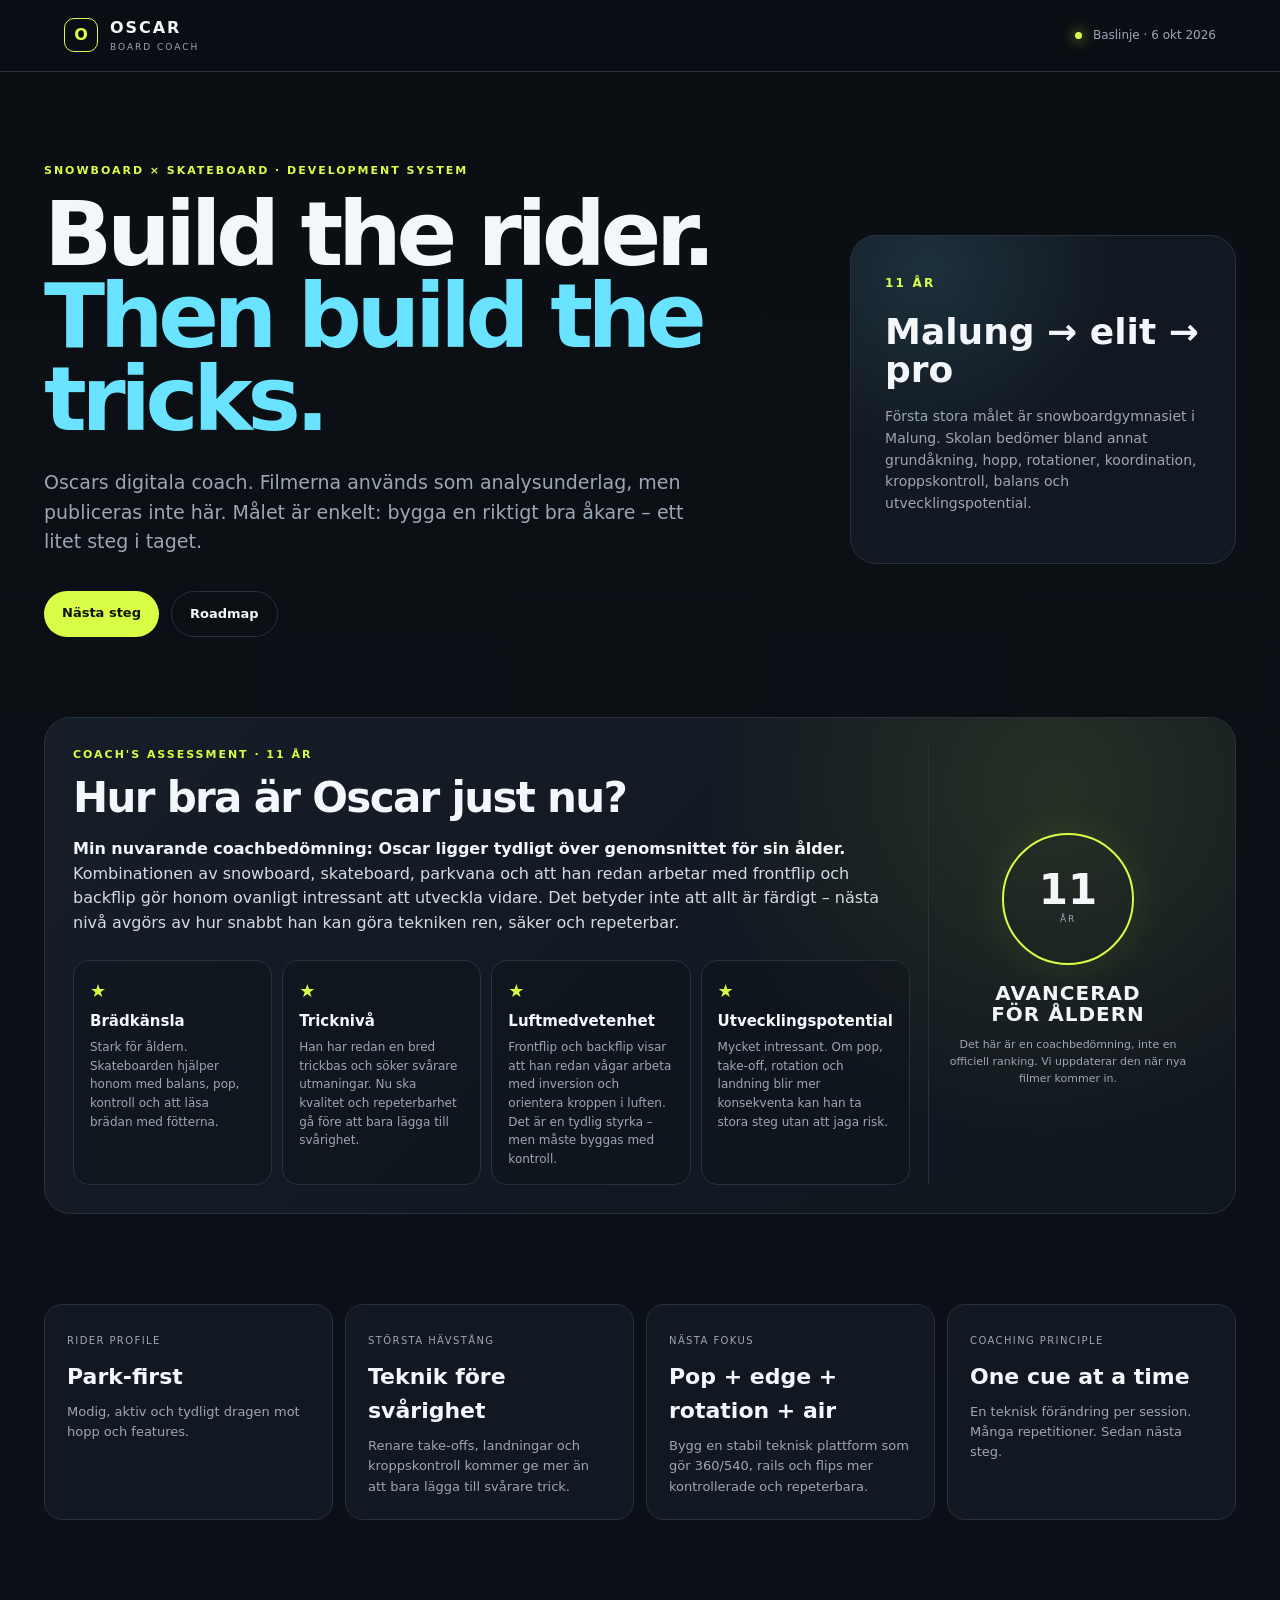
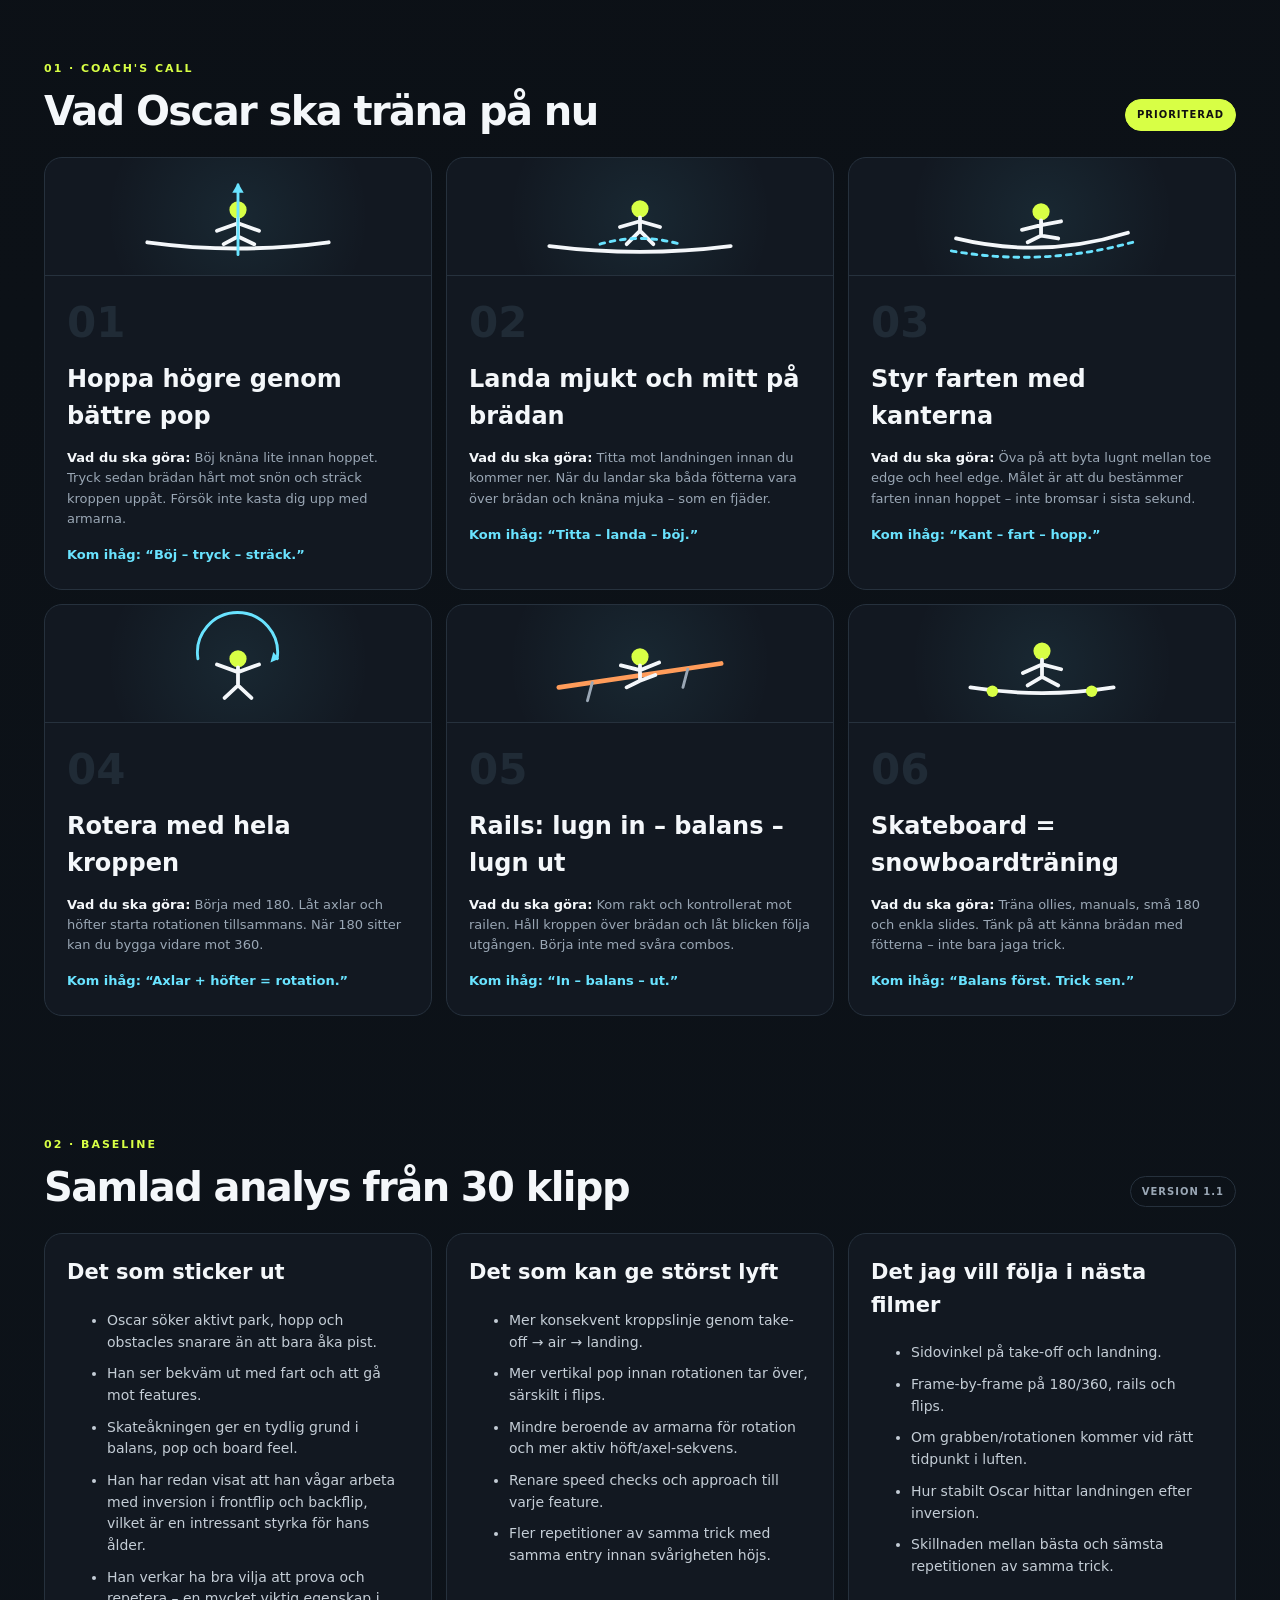
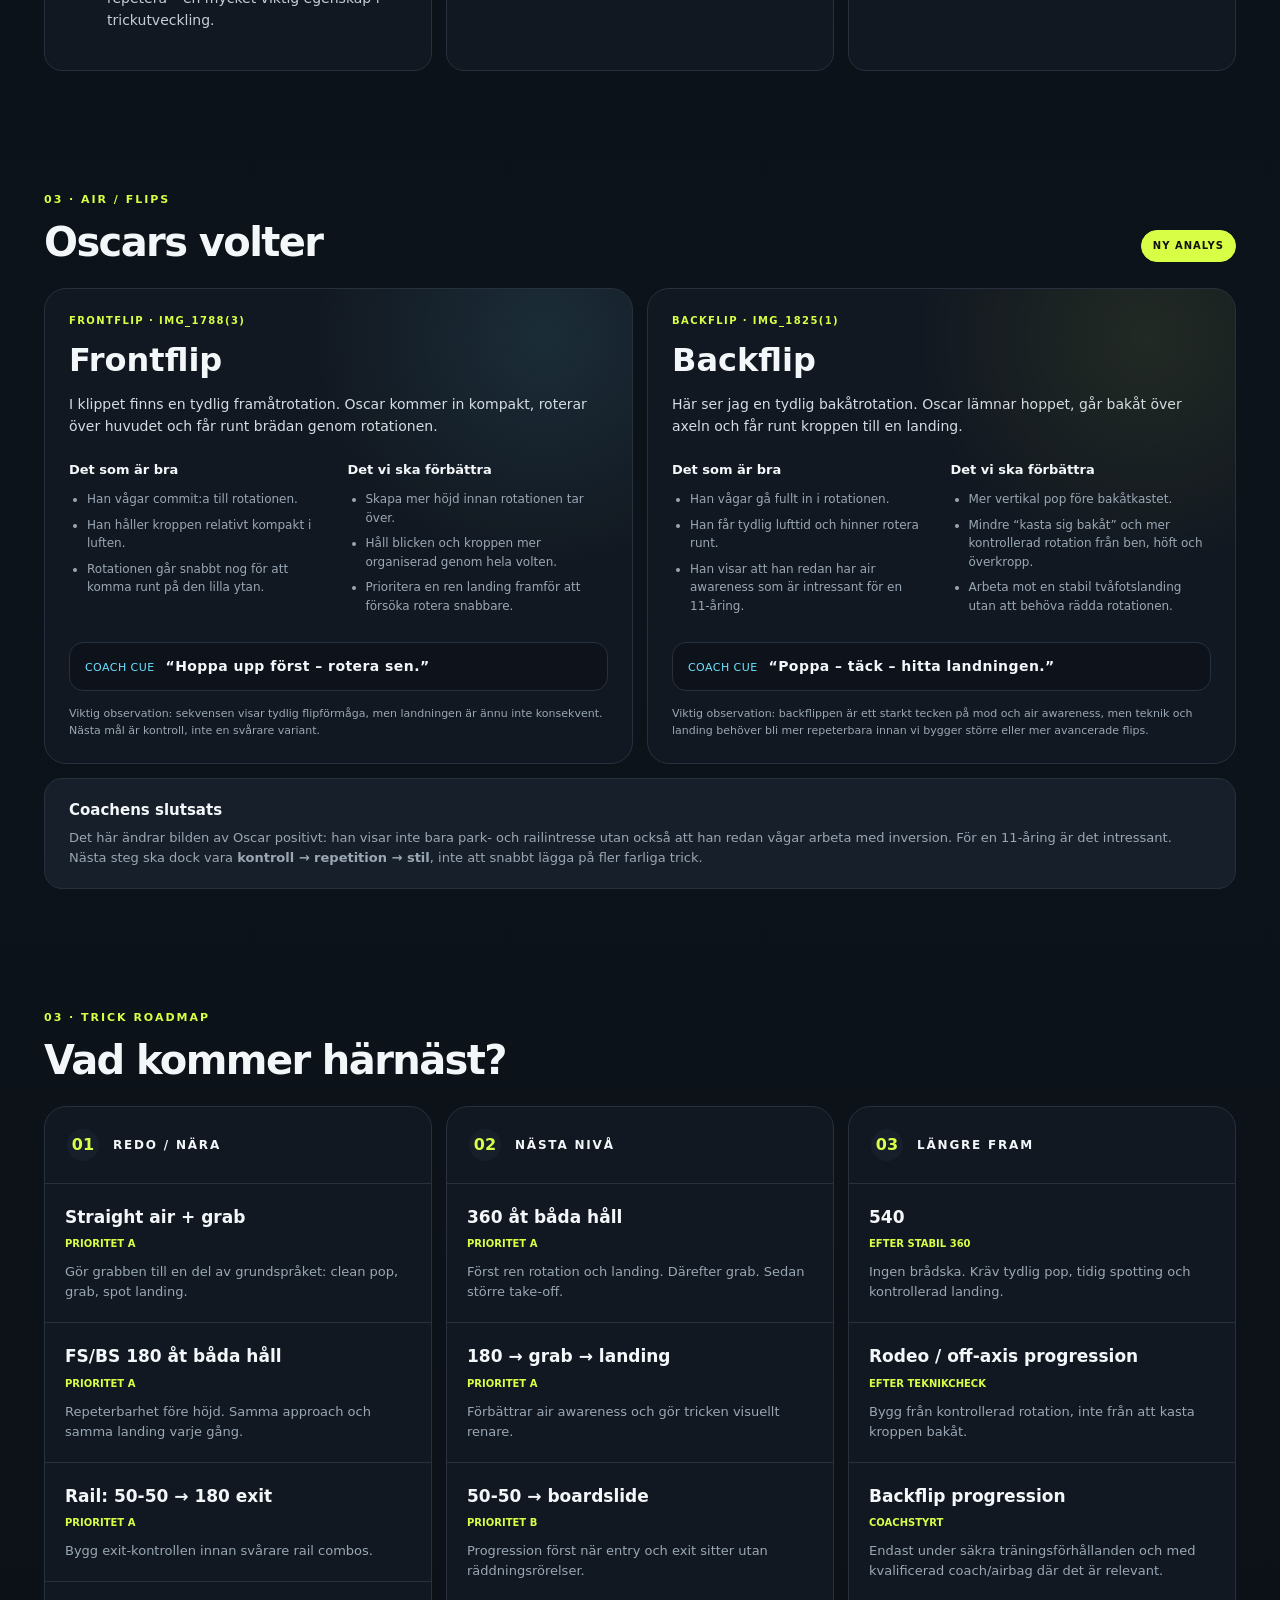
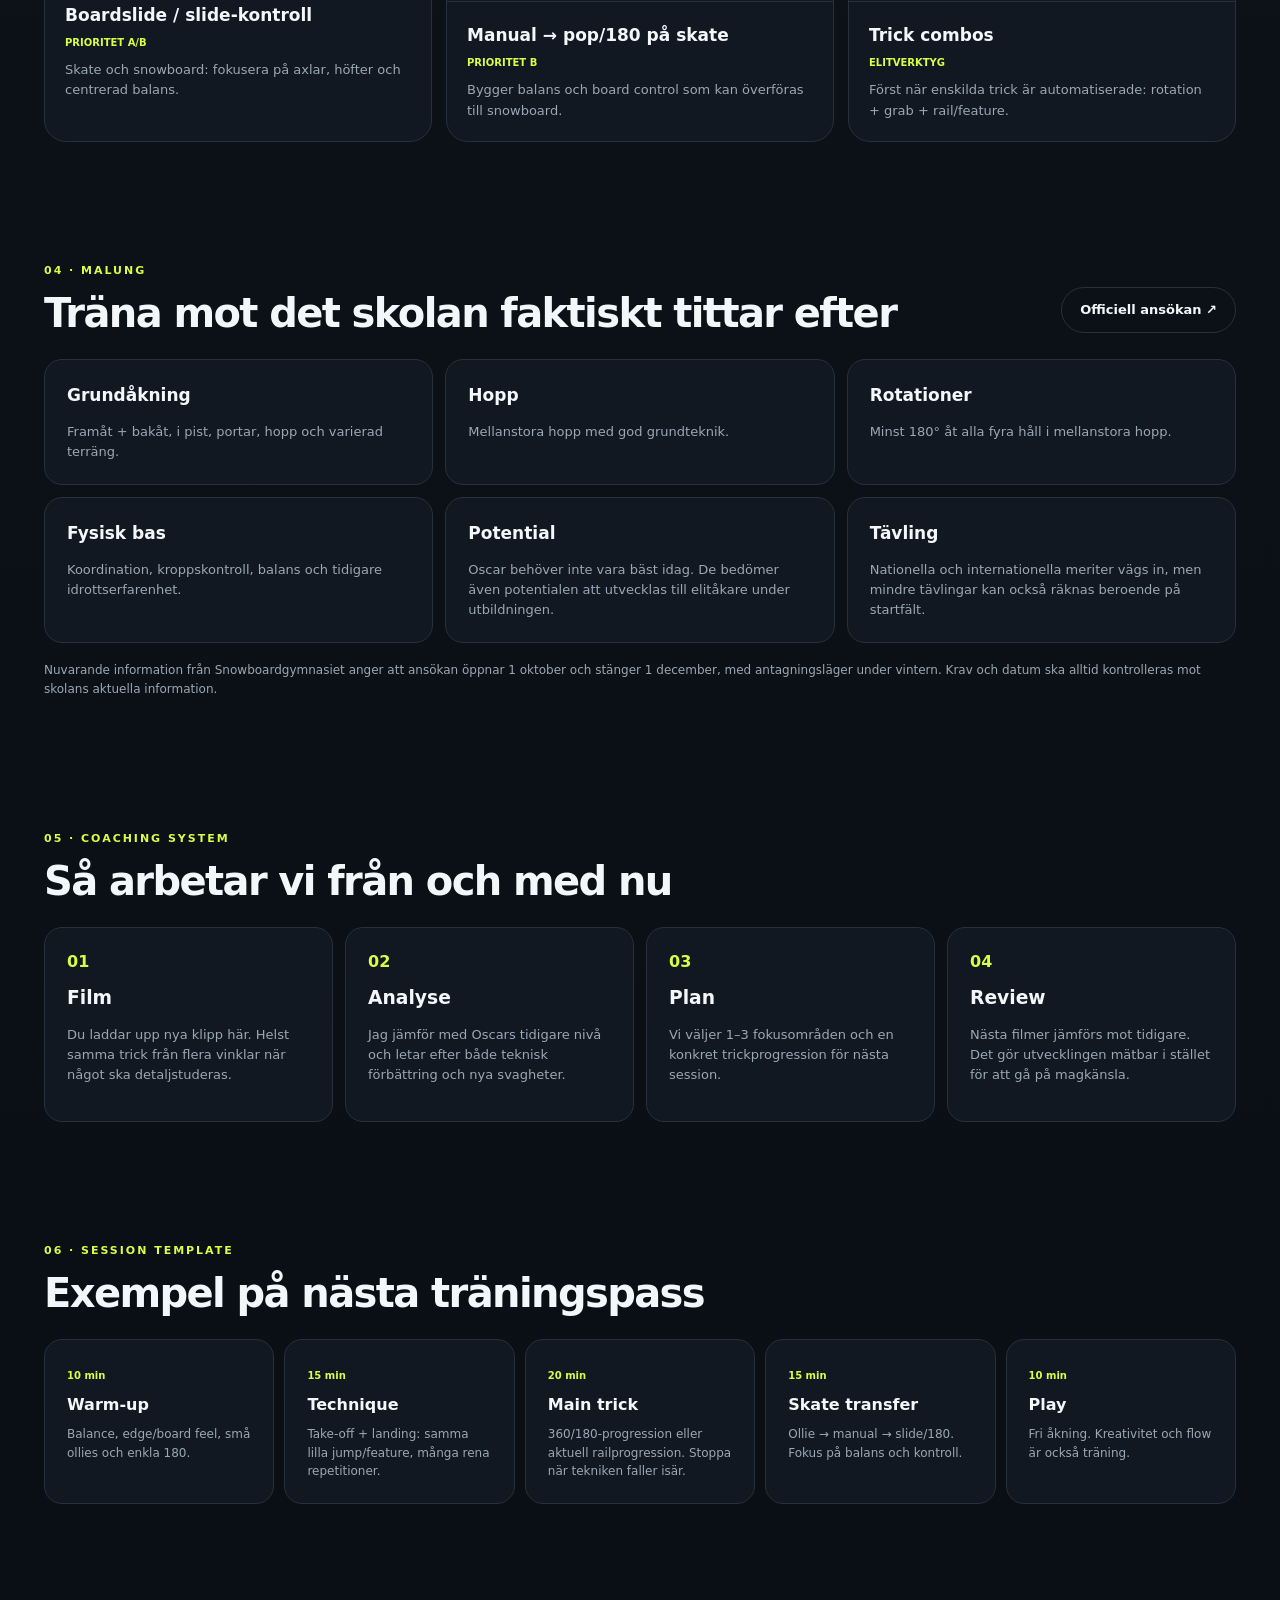
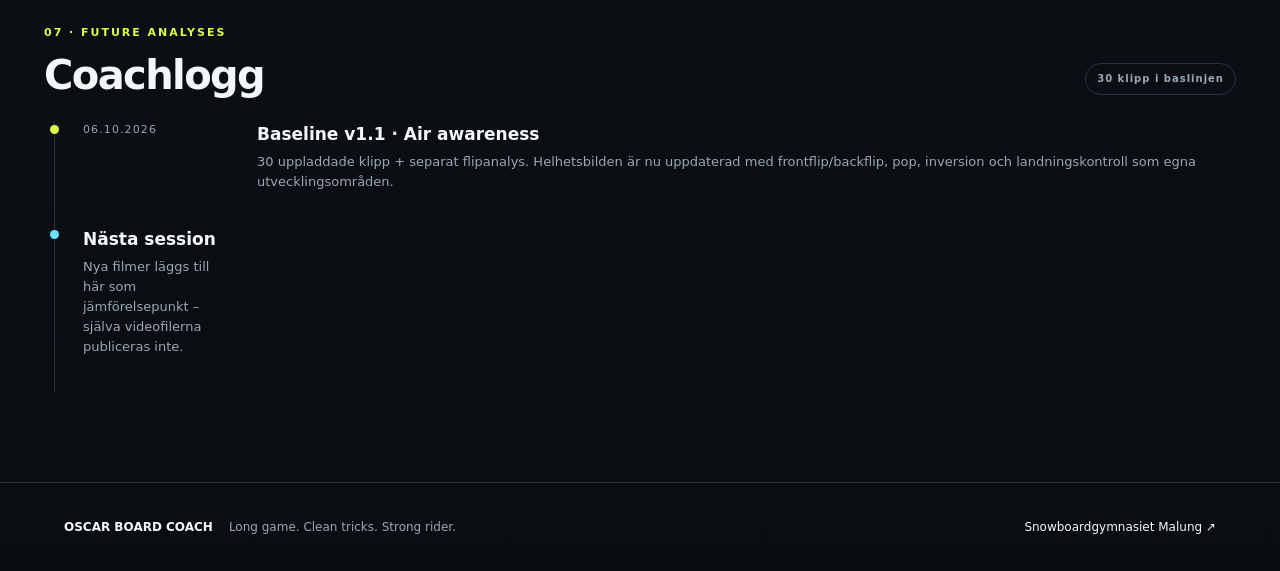
<file: oscar/index.html>
<!doctype html>
<html lang="sv">
<head>
<meta charset="utf-8">
<meta name="viewport" content="width=device-width, initial-scale=1">
<meta name="theme-color" content="#0b0f14">
<title>OSCAR · Board Coach</title>
<link rel="stylesheet" href="style.css?v=20261006">
</head>
<body>
<header class="top">
  <div class="brand"><span class="mark">O</span><div><strong>OSCAR</strong><small>BOARD COACH</small></div></div>
  <div class="top-meta"><span class="dot"></span> Baslinje · 6 okt 2026</div>
</header>

<main>
<section class="hero">
  <div class="hero-copy">
    <p class="eyebrow">SNOWBOARD × SKATEBOARD · DEVELOPMENT SYSTEM</p>
    <h1>Build the rider.<br><em>Then build the tricks.</em></h1>
    <p class="lead">Oscars digitala coach. Filmerna används som analysunderlag, men publiceras inte här. Målet är enkelt: bygga en riktigt bra åkare – ett litet steg i taget.</p>
    <div class="hero-actions"><a href="#next">Nästa steg</a><a class="ghost" href="#roadmap">Roadmap</a></div>
  </div>
  <div class="target">
    <span>11 ÅR</span>
    <strong>Malung → elit → pro</strong>
    <p>Första stora målet är snowboardgymnasiet i Malung. Skolan bedömer bland annat grundåkning, hopp, rotationer, koordination, kroppskontroll, balans och utvecklingspotential.</p>
  </div>
</section>

<section class="age-assessment">
  <div class="assessment-main">
    <p class="eyebrow">COACH'S ASSESSMENT · 11 ÅR</p>
    <h2>Hur bra är Oscar just nu?</h2>
    <p class="assessment-lead"><strong>Min nuvarande coachbedömning: Oscar ligger tydligt över genomsnittet för sin ålder.</strong> Kombinationen av snowboard, skateboard, parkvana och att han redan arbetar med frontflip och backflip gör honom ovanligt intressant att utveckla vidare. Det betyder inte att allt är färdigt – nästa nivå avgörs av hur snabbt han kan göra tekniken ren, säker och repeterbar.</p>
    <div class="assessment-points">
      <div><span>★</span><strong>Brädkänsla</strong><p>Stark för åldern. Skateboarden hjälper honom med balans, pop, kontroll och att läsa brädan med fötterna.</p></div>
      <div><span>★</span><strong>Tricknivå</strong><p>Han har redan en bred trickbas och söker svårare utmaningar. Nu ska kvalitet och repeterbarhet gå före att bara lägga till svårighet.</p></div>
      <div><span>★</span><strong>Luftmedvetenhet</strong><p>Frontflip och backflip visar att han redan vågar arbeta med inversion och orientera kroppen i luften. Det är en tydlig styrka – men måste byggas med kontroll.</p></div>
      <div><span>★</span><strong>Utvecklingspotential</strong><p>Mycket intressant. Om pop, take-off, rotation och landning blir mer konsekventa kan han ta stora steg utan att jaga risk.</p></div>
    </div>
  </div>
  <div class="level-meter">
    <div class="level-ring"><span>11</span><small>ÅR</small></div>
    <strong>AVANCERAD<br>FÖR ÅLDERN</strong>
    <p>Det här är en coachbedömning, inte en officiell ranking. Vi uppdaterar den när nya filmer kommer in.</p>
  </div>
</section>

<section class="score-grid">
  <article><span>RIDER PROFILE</span><strong>Park-first</strong><p>Modig, aktiv och tydligt dragen mot hopp och features.</p></article>
  <article><span>STÖRSTA HÄVSTÅNG</span><strong>Teknik före svårighet</strong><p>Renare take-offs, landningar och kroppskontroll kommer ge mer än att bara lägga till svårare trick.</p></article>
  <article><span>NÄSTA FOKUS</span><strong>Pop + edge + rotation + air</strong><p>Bygg en stabil teknisk plattform som gör 360/540, rails och flips mer kontrollerade och repeterbara.</p></article>
  <article><span>COACHING PRINCIPLE</span><strong>One cue at a time</strong><p>En teknisk förändring per session. Många repetitioner. Sedan nästa steg.</p></article>
</section>

<section id="next" class="section">
  <div class="section-head"><div><p class="eyebrow">01 · COACH'S CALL</p><h2>Vad Oscar ska träna på nu</h2></div><span class="pill hot">PRIORITERAD</span></div>
  <div class="priority-grid">
    <article class="priority p1"><div class="priority-visual"><svg viewBox="0 0 240 110"><path class="board" d="M25 82 Q120 95 215 82"/><circle class="rider" cx="120" cy="48" r="9"/><path class="body" d="M120 57 L120 76 M120 62 L98 70 M120 62 L142 70 M120 76 L105 84 M120 76 L137 84"/><path class="arrow" d="M120 95 L120 22"/><path class="arrowhead" d="M114 30 L120 20 L126 30"/></svg></div><span>01</span><h3>Hoppa högre genom bättre pop</h3><p><strong>Vad du ska göra:</strong> Böj knäna lite innan hoppet. Tryck sedan brädan hårt mot snön och sträck kroppen uppåt. Försök inte kasta dig upp med armarna.</p><b>Kom ihåg: “Böj – tryck – sträck.”</b></article>
    <article class="priority p2"><div class="priority-visual"><svg viewBox="0 0 240 110"><path class="board" d="M25 86 Q120 98 215 86"/><circle class="rider" cx="120" cy="47" r="9"/><path class="body" d="M120 56 L120 70 M120 60 L99 66 M120 60 L141 66 M120 70 L106 84 M120 70 L134 84"/><path class="soft" d="M78 84 Q120 72 162 84"/></svg></div><span>02</span><h3>Landa mjukt och mitt på brädan</h3><p><strong>Vad du ska göra:</strong> Titta mot landningen innan du kommer ner. När du landar ska båda fötterna vara över brädan och knäna mjuka – som en fjäder.</p><b>Kom ihåg: “Titta – landa – böj.”</b></article>
    <article class="priority p3"><div class="priority-visual"><svg viewBox="0 0 240 110"><path class="board" d="M30 78 Q120 100 210 72"/><path class="track" d="M25 91 Q120 108 215 82"/><circle class="rider" cx="119" cy="50" r="9"/><path class="body" d="M119 59 L119 75 M119 64 L99 69 M119 64 L140 60 M119 75 L105 82 M119 75 L137 78"/></svg></div><span>03</span><h3>Styr farten med kanterna</h3><p><strong>Vad du ska göra:</strong> Öva på att byta lugnt mellan toe edge och heel edge. Målet är att du bestämmer farten innan hoppet – inte bromsar i sista sekund.</p><b>Kom ihåg: “Kant – fart – hopp.”</b></article>
    <article class="priority p4"><div class="priority-visual"><svg viewBox="0 0 240 110"><circle class="rider" cx="120" cy="50" r="9"/><path class="body" d="M120 59 L120 78 M120 64 L98 56 M120 64 L142 56 M120 78 L106 91 M120 78 L134 91"/><path class="spin" d="M78 50 A42 42 0 1 1 161 50"/><path class="arrowhead" d="M157 43 L163 50 L154 54"/></svg></div><span>04</span><h3>Rotera med hela kroppen</h3><p><strong>Vad du ska göra:</strong> Börja med 180. Låt axlar och höfter starta rotationen tillsammans. När 180 sitter kan du bygga vidare mot 360.</p><b>Kom ihåg: “Axlar + höfter = rotation.”</b></article>
    <article class="priority p5"><div class="priority-visual"><svg viewBox="0 0 240 110"><path class="rail" d="M35 80 L205 55"/><path class="rail-leg" d="M70 75 L65 94 M170 61 L165 80"/><circle class="rider" cx="120" cy="48" r="9"/><path class="body" d="M120 57 L120 73 M120 62 L100 57 M120 62 L140 54 M120 73 L106 80 M120 73 L136 67"/></svg></div><span>05</span><h3>Rails: lugn in – balans – lugn ut</h3><p><strong>Vad du ska göra:</strong> Kom rakt och kontrollerat mot railen. Håll kroppen över brädan och låt blicken följa utgången. Börja inte med svåra combos.</p><b>Kom ihåg: “In – balans – ut.”</b></article>
    <article class="priority p6"><div class="priority-visual"><svg viewBox="0 0 240 110"><path class="board" d="M45 80 Q120 92 195 80"/><circle class="wheel" cx="68" cy="84" r="6"/><circle class="wheel" cx="172" cy="84" r="6"/><circle class="rider" cx="120" cy="42" r="9"/><path class="body" d="M120 51 L120 69 M120 56 L100 65 M120 56 L140 61 M120 69 L105 78 M120 69 L137 78"/></svg></div><span>06</span><h3>Skateboard = snowboardträning</h3><p><strong>Vad du ska göra:</strong> Träna ollies, manuals, små 180 och enkla slides. Tänk på att känna brädan med fötterna – inte bara jaga trick.</p><b>Kom ihåg: “Balans först. Trick sen.”</b></article>
  </div>
</section>

<section class="section">
  <div class="section-head"><div><p class="eyebrow">02 · BASELINE</p><h2>Samlad analys från 30 klipp</h2></div><span class="pill">VERSION 1.1</span></div>
  <div class="analysis-grid">
    <article class="analysis-card"><h3>Det som sticker ut</h3><ul><li>Oscar söker aktivt park, hopp och obstacles snarare än att bara åka pist.</li><li>Han ser bekväm ut med fart och att gå mot features.</li><li>Skateåkningen ger en tydlig grund i balans, pop och board feel.</li><li>Han har redan visat att han vågar arbeta med inversion i frontflip och backflip, vilket är en intressant styrka för hans ålder.<li>Han verkar ha bra vilja att prova och repetera – en mycket viktig egenskap i trickutveckling.</li></ul></article>
    <article class="analysis-card"><h3>Det som kan ge störst lyft</h3><ul><li>Mer konsekvent kroppslinje genom take-off → air → landing.</li><li>Mer vertikal pop innan rotationen tar över, särskilt i flips.</li><li>Mindre beroende av armarna för rotation och mer aktiv höft/axel-sekvens.</li><li>Renare speed checks och approach till varje feature.</li><li>Fler repetitioner av samma trick med samma entry innan svårigheten höjs.</li></ul></article>
    <article class="analysis-card"><h3>Det jag vill följa i nästa filmer</h3><ul><li>Sidovinkel på take-off och landning.</li><li>Frame-by-frame på 180/360, rails och flips.</li><li>Om grabben/rotationen kommer vid rätt tidpunkt i luften.</li><li>Hur stabilt Oscar hittar landningen efter inversion.</li><li>Skillnaden mellan bästa och sämsta repetitionen av samma trick.</li></ul></article>
  </div>
</section>

<section class="section flip-section">
  <div class="section-head"><div><p class="eyebrow">03 · AIR / FLIPS</p><h2>Oscars volter</h2></div><span class="pill hot">NY ANALYS</span></div>
  <div class="flip-grid">
    <article class="flip-card front">
      <div class="flip-tag">FRONTFLIP · IMG_1788(3)</div>
      <h3>Frontflip</h3>
      <p class="flip-lead">I klippet finns en tydlig framåtrotation. Oscar kommer in kompakt, roterar över huvudet och får runt brädan genom rotationen.</p>
      <div class="flip-cols">
        <div><strong>Det som är bra</strong><ul><li>Han vågar commit:a till rotationen.</li><li>Han håller kroppen relativt kompakt i luften.</li><li>Rotationen går snabbt nog för att komma runt på den lilla ytan.</li></ul></div>
        <div><strong>Det vi ska förbättra</strong><ul><li>Skapa mer höjd innan rotationen tar över.</li><li>Håll blicken och kroppen mer organiserad genom hela volten.</li><li>Prioritera en ren landing framför att försöka rotera snabbare.</li></ul></div>
      </div>
      <div class="coach-cue">COACH CUE <b>“Hoppa upp först – rotera sen.”</b></div>
      <p class="flip-note">Viktig observation: sekvensen visar tydlig flipförmåga, men landningen är ännu inte konsekvent. Nästa mål är kontroll, inte en svårare variant.</p>
    </article>
    <article class="flip-card back">
      <div class="flip-tag">BACKFLIP · IMG_1825(1)</div>
      <h3>Backflip</h3>
      <p class="flip-lead">Här ser jag en tydlig bakåtrotation. Oscar lämnar hoppet, går bakåt över axeln och får runt kroppen till en landing.</p>
      <div class="flip-cols">
        <div><strong>Det som är bra</strong><ul><li>Han vågar gå fullt in i rotationen.</li><li>Han får tydlig lufttid och hinner rotera runt.</li><li>Han visar att han redan har air awareness som är intressant för en 11-åring.</li></ul></div>
        <div><strong>Det vi ska förbättra</strong><ul><li>Mer vertikal pop före bakåtkastet.</li><li>Mindre “kasta sig bakåt” och mer kontrollerad rotation från ben, höft och överkropp.</li><li>Arbeta mot en stabil tvåfotslanding utan att behöva rädda rotationen.</li></ul></div>
      </div>
      <div class="coach-cue">COACH CUE <b>“Poppa – täck – hitta landningen.”</b></div>
      <p class="flip-note">Viktig observation: backflippen är ett starkt tecken på mod och air awareness, men teknik och landing behöver bli mer repeterbara innan vi bygger större eller mer avancerade flips.</p>
    </article>
  </div>
  <div class="flip-bottom">
    <strong>Coachens slutsats</strong>
    <p>Det här ändrar bilden av Oscar positivt: han visar inte bara park- och railintresse utan också att han redan vågar arbeta med inversion. För en 11-åring är det intressant. Nästa steg ska dock vara <b>kontroll → repetition → stil</b>, inte att snabbt lägga på fler farliga trick.</p>
  </div>
</section>

<section id="roadmap" class="section">
  <div class="section-head"><div><p class="eyebrow">03 · TRICK ROADMAP</p><h2>Vad kommer härnäst?</h2></div></div>
  <div class="roadmap">
    <div class="road-col ready"><header><span>01</span><h3>REDO / NÄRA</h3></header>
      <div class="trick"><strong>Straight air + grab</strong><span>Prioritet A</span><p>Gör grabben till en del av grundspråket: clean pop, grab, spot landing.</p></div>
      <div class="trick"><strong>FS/BS 180 åt båda håll</strong><span>Prioritet A</span><p>Repeterbarhet före höjd. Samma approach och samma landing varje gång.</p></div>
      <div class="trick"><strong>Rail: 50-50 → 180 exit</strong><span>Prioritet A</span><p>Bygg exit-kontrollen innan svårare rail combos.</p></div>
      <div class="trick"><strong>Boardslide / slide-kontroll</strong><span>Prioritet A/B</span><p>Skate och snowboard: fokusera på axlar, höfter och centrerad balans.</p></div>
    </div>
    <div class="road-col next"><header><span>02</span><h3>NÄSTA NIVÅ</h3></header>
      <div class="trick"><strong>360 åt båda håll</strong><span>Prioritet A</span><p>Först ren rotation och landing. Därefter grab. Sedan större take-off.</p></div>
      <div class="trick"><strong>180 → grab → landing</strong><span>Prioritet A</span><p>Förbättrar air awareness och gör tricken visuellt renare.</p></div>
      <div class="trick"><strong>50-50 → boardslide</strong><span>Prioritet B</span><p>Progression först när entry och exit sitter utan räddningsrörelser.</p></div>
      <div class="trick"><strong>Manual → pop/180 på skate</strong><span>Prioritet B</span><p>Bygger balans och board control som kan överföras till snowboard.</p></div>
    </div>
    <div class="road-col later"><header><span>03</span><h3>LÄNGRE FRAM</h3></header>
      <div class="trick"><strong>540</strong><span>Efter stabil 360</span><p>Ingen brådska. Kräv tydlig pop, tidig spotting och kontrollerad landing.</p></div>
      <div class="trick"><strong>Rodeo / off-axis progression</strong><span>Efter teknikcheck</span><p>Bygg från kontrollerad rotation, inte från att kasta kroppen bakåt.</p></div>
      <div class="trick"><strong>Backflip progression</strong><span>Coachstyrt</span><p>Endast under säkra träningsförhållanden och med kvalificerad coach/airbag där det är relevant.</p></div>
      <div class="trick"><strong>Trick combos</strong><span>Elitverktyg</span><p>Först när enskilda trick är automatiserade: rotation + grab + rail/feature.</p></div>
    </div>
  </div>
</section>

<section class="section">
  <div class="section-head"><div><p class="eyebrow">04 · MALUNG</p><h2>Träna mot det skolan faktiskt tittar efter</h2></div><a class="source" href="https://www.snowboardgymnasiet.se/ansokan/">Officiell ansökan ↗</a></div>
  <div class="malung-grid">
    <div><strong>Grundåkning</strong><p>Framåt + bakåt, i pist, portar, hopp och varierad terräng.</p></div>
    <div><strong>Hopp</strong><p>Mellanstora hopp med god grundteknik.</p></div>
    <div><strong>Rotationer</strong><p>Minst 180° åt alla fyra håll i mellanstora hopp.</p></div>
    <div><strong>Fysisk bas</strong><p>Koordination, kroppskontroll, balans och tidigare idrottserfarenhet.</p></div>
    <div><strong>Potential</strong><p>Oscar behöver inte vara bäst idag. De bedömer även potentialen att utvecklas till elitåkare under utbildningen.</p></div>
    <div><strong>Tävling</strong><p>Nationella och internationella meriter vägs in, men mindre tävlingar kan också räknas beroende på startfält.</p></div>
  </div>
  <p class="fine">Nuvarande information från Snowboardgymnasiet anger att ansökan öppnar 1 oktober och stänger 1 december, med antagningsläger under vintern. Krav och datum ska alltid kontrolleras mot skolans aktuella information.</p>
</section>

<section class="section">
  <div class="section-head"><div><p class="eyebrow">05 · COACHING SYSTEM</p><h2>Så arbetar vi från och med nu</h2></div></div>
  <div class="system-grid">
    <article><span>01</span><h3>Film</h3><p>Du laddar upp nya klipp här. Helst samma trick från flera vinklar när något ska detaljstuderas.</p></article>
    <article><span>02</span><h3>Analyse</h3><p>Jag jämför med Oscars tidigare nivå och letar efter både teknisk förbättring och nya svagheter.</p></article>
    <article><span>03</span><h3>Plan</h3><p>Vi väljer 1–3 fokusområden och en konkret trickprogression för nästa session.</p></article>
    <article><span>04</span><h3>Review</h3><p>Nästa filmer jämförs mot tidigare. Det gör utvecklingen mätbar i stället för att gå på magkänsla.</p></article>
  </div>
</section>

<section class="section">
  <div class="section-head"><div><p class="eyebrow">06 · SESSION TEMPLATE</p><h2>Exempel på nästa träningspass</h2></div></div>
  <div class="session">
    <div><span>10 min</span><strong>Warm-up</strong><p>Balance, edge/board feel, små ollies och enkla 180.</p></div>
    <div><span>15 min</span><strong>Technique</strong><p>Take-off + landing: samma lilla jump/feature, många rena repetitioner.</p></div>
    <div><span>20 min</span><strong>Main trick</strong><p>360/180-progression eller aktuell railprogression. Stoppa när tekniken faller isär.</p></div>
    <div><span>15 min</span><strong>Skate transfer</strong><p>Ollie → manual → slide/180. Fokus på balans och kontroll.</p></div>
    <div><span>10 min</span><strong>Play</strong><p>Fri åkning. Kreativitet och flow är också träning.</p></div>
  </div>
</section>

<section class="section">
  <div class="section-head"><div><p class="eyebrow">07 · FUTURE ANALYSES</p><h2>Coachlogg</h2></div><span class="pill">30 klipp i baslinjen</span></div>
  <div class="log">
    <div><time>06.10.2026</time><div><strong>Baseline v1.1 · Air awareness</strong><p>30 uppladdade klipp + separat flipanalys. Helhetsbilden är nu uppdaterad med frontflip/backflip, pop, inversion och landningskontroll som egna utvecklingsområden.</p></div></div>
    <div class="log-empty"><span>+</span><div><strong>Nästa session</strong><p>Nya filmer läggs till här som jämförelsepunkt – själva videofilerna publiceras inte.</p></div></div>
  </div>
</section>
</main>

<footer>
  <div><strong>OSCAR BOARD COACH</strong><span>Long game. Clean tricks. Strong rider.</span></div>
  <a href="https://www.snowboardgymnasiet.se/">Snowboardgymnasiet Malung ↗</a>
</footer>
</body>
</html>
</file>
<file: style.css>
@import url('https://fonts.googleapis.com/css2?family=DM+Sans:wght@400;500;600;700&family=Manrope:wght@400;500;600;700;800&display=swap');
:root{font-family:"DM Sans",sans-serif;color:#202a25;background:#f3f6f2;font-synthesis:none;text-rendering:optimizeLegibility;--ink:#202a25;--muted:#7b8980;--green:#416b52;--border:#e6ebe5;--panel:#fff}*{box-sizing:border-box}body{margin:0;min-width:320px}.topbar{height:68px;background:#fff;border-bottom:1px solid var(--border);display:flex;align-items:center;justify-content:space-between;padding:0 max(calc((100vw - 1180px)/2),24px)}.brand{display:flex;align-items:center;gap:10px;color:var(--ink);text-decoration:none;font:800 13px Manrope,sans-serif;letter-spacing:1.5px}.brand-mark{display:grid;place-items:center;width:31px;height:31px;background:#416b52;color:white;border-radius:9px;font:700 16px Manrope}.topbar-meta{display:flex;align-items:center;gap:8px;color:#718078;font-size:11px}.live-dot{display:inline-block;width:7px;height:7px;border-radius:50%;background:#75a580;box-shadow:0 0 0 3px #75a58020}.text-button{border:0;background:none;color:#557860;font:600 11px "DM Sans";cursor:pointer;padding:7px 9px}.topbar-meta .text-button{margin-left:10px;border-left:1px solid var(--border);padding-left:18px}.shell{max-width:1180px;margin:auto;padding:35px 24px 19px}.welcome{display:flex;justify-content:space-between;align-items:end;margin-bottom:22px}.eyebrow{font-size:9px;letter-spacing:1.35px;font-weight:700;color:#859188;margin:0 0 7px}h1,h2{font-family:Manrope,sans-serif;letter-spacing:-.55px;color:var(--ink);margin:0}h1{font-size:28px}h2{font-size:16px}.subtle{color:var(--muted);font-size:12px;margin:7px 0 0}.asof{display:grid;grid-template-columns:auto auto;gap:5px 12px;align-items:center;text-align:right;color:#89948d;font-size:10px}.asof strong{color:#506057;font-weight:600}.asof .button{grid-column:1/-1;justify-self:end;margin-top:5px}.button{border:0;border-radius:7px;background:#416b52;color:white;padding:10px 13px;font:600 11px "DM Sans";cursor:pointer;transition:background .15s}.button:hover{background:#315940}.button.secondary{background:#edf2ed;color:#52675a}.button.secondary:hover{background:#e2eae3}.hero-grid{display:grid;grid-template-columns:1.55fr 1fr 1fr 1fr;gap:12px;margin-bottom:14px}.hero-card,.stat-card,.card{background:var(--panel);border:1px solid var(--border);border-radius:11px;box-shadow:0 2px 7px #1d342408}.hero-card{padding:17px 20px 16px;background:#304f3c;color:#fff;position:relative;overflow:hidden;min-height:151px}.hero-top{display:flex;align-items:center;justify-content:space-between;color:#c0d2c2;font-size:9px;font-weight:700;letter-spacing:1px}.tag{border:1px solid #ffffff3c;border-radius:4px;padding:4px 6px;font-size:8px;letter-spacing:.8px}.hero-card>strong{display:block;font:700 29px Manrope,sans-serif;letter-spacing:-.9px;margin:11px 0 5px}.hero-bottom{display:flex;align-items:center;gap:8px;color:#c4d1c5;font-size:9px}.gain-chip{border-radius:20px;background:#6c91753d;padding:5px 7px;color:#c5e2ca;font-weight:700}.hero-chart{position:absolute;right:0;bottom:0;width:42%;height:54px;opacity:.82}.hero-chart svg{width:100%;height:100%;overflow:visible}.hero-chart path{fill:none;stroke:#a5c4a9;stroke-width:2}.stat-card{min-height:151px;padding:19px;position:relative;display:flex;flex-direction:column;justify-content:center}.stat-label{font-size:10px;color:#7d8982}.stat-card strong{font:700 20px Manrope;letter-spacing:-.5px;margin:11px 0 5px}.stat-note{color:#849188;font-size:9px}.stat-icon{position:absolute;right:17px;top:17px;color:#a2b5a6;font-size:15px}.up{color:#4e8260!important}.down{color:#ae675d!important}.main-grid{display:grid;grid-template-columns:1.75fr 1fr;gap:13px;margin-bottom:13px}.card{padding:18px}.section-head{display:flex;align-items:center;justify-content:space-between}.card-hint{margin:5px 0 0;color:#9aa49d;font-size:9px}.section-head select{border:1px solid #e2e7e1;border-radius:6px;background:#fff;color:#66736a;padding:7px 9px;font:10px "DM Sans"}.chart-summary{display:flex;align-items:baseline;gap:9px;margin-top:19px}.chart-summary strong{font:700 18px Manrope}.chart-summary span{font-size:10px;color:#568164;font-weight:600}.chart-area{height:182px;position:relative;margin-top:10px}.chart-area svg{position:absolute;inset:0;width:100%;height:100%;overflow:visible}.axis-labels{position:absolute;inset:3px auto 3px 0;display:flex;flex-direction:column;justify-content:space-between;font-size:8px;color:#a3aca5;z-index:1}.chart-area svg{padding-left:44px}.chart-area svg .grid{stroke:#e9eee8;stroke-dasharray:3 5}.chart-area svg .line{fill:none;stroke:#507c5b;stroke-width:3;vector-effect:non-scaling-stroke}.chart-area svg .area{fill:url(#chartFill)}.chart-dates{display:flex;justify-content:space-between;padding-left:45px;color:#a3aca5;font-size:8px;margin-top:1px}.chart-empty{position:absolute;inset:0 0 0 44px;display:grid;place-items:center;background:#ffffffdd;color:#8a968e;font-size:11px;text-align:center}.save-day{padding-left:0;margin-top:8px}.donut-wrap{display:flex;align-items:center;justify-content:space-around;gap:12px;padding:20px 4px 18px}.donut{width:131px;height:131px;border-radius:50%;background:conic-gradient(#52795b 0 80.2%,#d6e0d7 80.2% 100%);position:relative;display:grid;place-items:center}.donut:before{content:"";position:absolute;inset:13px;background:#fff;border-radius:50%}.donut div{position:relative;text-align:center}.donut strong{display:block;font:700 22px Manrope}.donut small{font-size:9px;color:#8b978e}.legend-list{display:grid;gap:13px;min-width:120px}.legend-list div{display:grid;grid-template-columns:9px 1fr auto;gap:6px;align-items:center;font-size:10px;color:#7d8982}.legend-list b{color:#3f4b44;font-size:10px}.key{width:7px;height:7px;border-radius:50%}.key.equity{background:#52795b}.key.cash{background:#d6e0d7}.risk-note{border-top:1px solid #eef1ed;padding:14px 1px 0;display:flex;gap:9px;align-items:center}.risk-dot{height:7px;width:7px;background:#d3a35c;border-radius:50%;box-shadow:0 0 0 3px #d3a35c20}.risk-note strong{display:block;font-size:10px;color:#56645b}.risk-note small{display:block;font-size:9px;color:#919c94;margin-top:3px}.positions-card{padding-bottom:13px;margin-bottom:13px}.positions-head{margin-bottom:16px}.market-label{display:flex;align-items:center;gap:8px;font-size:9px;color:#87948b}.table-wrap{overflow-x:auto}table{border-collapse:collapse;width:100%;text-align:left;white-space:nowrap}thead{border-block:1px solid #edf0ec}th{font-size:8px;color:#919d95;text-transform:uppercase;letter-spacing:.65px;font-weight:700;padding:11px 10px}td{padding:12px 10px;font-size:10px;color:#647168;border-bottom:1px solid #f0f2ef}tbody tr:last-child td{border-bottom:0}.name-cell{display:flex;align-items:center;gap:9px;color:#35463a;font-weight:700} .ticker{flex:0 0 36px;width:36px;height:29px;overflow:hidden;white-space:nowrap;border-radius:8px;background:#eef3ee;color:#54775a;display:grid;place-items:center;font-size:8px;font-weight:700}.company small{display:block;font-size:8px;color:#98a29b;margin-top:3px;font-weight:400}.fine-print{font-size:9px;color:#a0aaa3;margin:9px 1px 0}.bottom-grid{display:grid;grid-template-columns:1.35fr 1fr;gap:13px}.note-date,.count-pill{background:#f0f4f0;border-radius:20px;padding:5px 8px;color:#75857a;font-size:8px;font-weight:700;letter-spacing:.5px}.notes-card>p{font-size:10px;line-height:1.7;color:#718077;margin:15px 0}.benchmark-row{display:grid;grid-template-columns:1fr auto;gap:10px 12px;border-top:1px solid #edf0ec;padding-top:12px;font-size:9px;color:#88948b}.benchmark-row strong{color:#46554b;text-align:right}.activity-list{margin-top:12px}.activity-list>div{display:grid;grid-template-columns:25px 1fr auto;gap:9px;align-items:center;padding:9px 0;border-bottom:1px solid #f0f2ef}.activity-list>div:last-child{border-bottom:0}.activity-icon{width:24px;height:24px;display:grid;place-items:center;border-radius:7px;background:#eff4ef;color:#5c8063;font-size:12px}.activity-list strong{display:block;font-size:10px;color:#425047}.activity-list small{display:block;font-size:8px;color:#939e96;margin-top:3px}.activity-date{font-size:8px;color:#99a39c}footer{display:flex;justify-content:space-between;gap:10px;align-items:center;color:#9aa49c;font-size:9px;padding:19px 1px 2px}.footer-dot{color:#6b8971}footer .text-button{font-size:9px;padding:3px 5px}
dialog{border:0;border-radius:13px;padding:0;width:min(430px,calc(100% - 28px));box-shadow:0 20px 70px #1a2c2060;color:var(--ink)}dialog::backdrop{background:#18251d80;backdrop-filter:blur(2px)}dialog form{padding:22px}.dialog-head{display:flex;align-items:start;justify-content:space-between}.dialog-head .icon-button{border:0;background:transparent;color:#7d8981;font-size:23px;cursor:pointer}.dialog-copy{font-size:10px;color:#849087;line-height:1.6;margin:12px 0 17px}.form-label{display:grid;gap:7px;margin:12px 0;font-size:10px;color:#758078}.form-label input,.price-row input{border:1px solid #dfe5df;border-radius:7px;padding:10px;font:12px "DM Sans";color:var(--ink)}.price-row{display:grid;grid-template-columns:1fr 125px;align-items:center;gap:12px;padding:8px 0;border-bottom:1px solid #eff2ef;color:#57645b;font-size:10px}.price-row input{width:100%}.dialog-actions{display:flex;justify-content:end;gap:8px;margin-top:18px}
@media(max-width:850px){.shell{padding:27px 17px 16px}.topbar{padding:0 17px}.hero-grid{grid-template-columns:1.3fr 1fr 1fr}.hero-card{grid-row:span 2}.stat-card{min-height:116px}.main-grid{grid-template-columns:1fr}.allocation-card{min-height:220px}.donut-wrap{justify-content:flex-start;gap:45px;padding-left:8%}.bottom-grid{grid-template-columns:1fr}.welcome{gap:16px}}@media(max-width:560px){.welcome{align-items:flex-start;flex-direction:column}.asof{text-align:left;grid-template-columns:auto auto}.asof .button{justify-self:start}.hero-grid{grid-template-columns:1fr 1fr}.hero-card{grid-column:span 2;grid-row:auto;min-height:144px}.stat-card{min-height:110px;padding:14px}.stat-card strong{font-size:17px}.stat-label{font-size:9px}.main-grid{gap:10px}.card{padding:15px}.chart-area{height:160px}.positions-head{align-items:flex-start;gap:8px;flex-direction:column}.market-label{font-size:8px}.table-wrap{margin:0 -6px}th,td{padding:10px 8px}.donut-wrap{gap:24px;padding-left:0}.donut{width:116px;height:116px}.legend-list{min-width:105px}.benchmark-row{grid-template-columns:1fr auto}footer{align-items:flex-start;flex-direction:column}.topbar-meta{font-size:10px}}

.view-tabs{display:flex;gap:6px;align-items:center;margin:0 0 18px;border-bottom:1px solid var(--border);overflow-x:auto}.view-tab{display:flex;align-items:center;gap:7px;white-space:nowrap;border:0;border-bottom:2px solid transparent;background:transparent;padding:11px 14px;color:#758279;font:600 11px "DM Sans";cursor:pointer}.view-tab:hover{color:var(--green);background:#eef3ee}.view-tab.active{color:#355d41;border-bottom-color:#52795b}.tab-count,.tab-schedule{border-radius:12px;background:#edf2ed;padding:3px 6px;color:#75857a;font-size:8px}.tab-schedule{font-weight:500}.transaction-card,.plan-card,.calendar-card{margin-bottom:14px;min-height:370px}.history-controls{display:flex;align-items:center;justify-content:space-between;margin:20px 0 10px}.history-controls label{display:flex;align-items:center;gap:8px;color:#859188;font-size:10px}.history-controls select{border:1px solid #e2e7e1;border-radius:6px;background:#fff;color:#66736a;padding:7px 9px;font:10px "DM Sans"}.history-summary{font-size:9px;color:#87938a}.trade-table th,.trade-table td{padding:12px 13px}.trade-type{display:inline-flex;align-items:center;gap:6px;border-radius:20px;padding:5px 8px;font-size:9px;font-weight:700}.trade-type.buy{background:#edf5ee;color:#4d7a57}.trade-type.sell{background:#f8efed;color:#a65f56}.trade-type.hold{background:#f1f3f0;color:#748077}.empty-trades{padding:35px 8px;text-align:center;color:#89958c;font-size:11px}.trade-form-grid{display:grid;grid-template-columns:1fr 1fr;gap:12px}.form-label select{border:1px solid #dfe5df;border-radius:7px;padding:10px;font:12px "DM Sans";color:var(--ink);background:white}.plan-callout{display:flex;gap:11px;align-items:center;margin:20px 0;padding:14px;border:1px solid #e8eee8;border-radius:9px;background:#f7faf7}.plan-clock{display:grid;place-items:center;width:31px;height:31px;border-radius:8px;background:#e7efe8;color:#50775a;font-size:17px}.plan-callout strong,.plan-callout small{display:block}.plan-callout strong{font-size:10px;color:#4c5c50}.plan-callout small{font-size:9px;color:#87938a;margin-top:4px}.plan-action{color:#4b7855;font-weight:700}.plan-action.sell{color:#a86157}.plan-status{font-size:9px;color:#87938a}.calendar-toolbar{display:grid;grid-template-columns:36px 1fr 36px;align-items:center;text-align:center;margin:22px auto 14px;max-width:470px}.calendar-toolbar strong{font:700 14px Manrope;color:#3e4b42}.icon-button{border:0;background:#f0f4f0;color:#617365;width:30px;height:30px;border-radius:8px;font-size:20px;line-height:1;cursor:pointer}.calendar-grid{display:grid;grid-template-columns:repeat(7,minmax(0,1fr));gap:5px;max-width:650px;margin:auto}.calendar-weekday{padding:7px 2px;text-align:center;color:#96a198;font-size:9px;font-weight:700}.calendar-day{position:relative;min-height:64px;border:1px solid #edf0ec;border-radius:8px;background:#fff;color:#78847b;padding:7px;text-align:left;font:10px "DM Sans"}.calendar-day:disabled{background:#fafbfa;color:#c1c9c2}.calendar-day.has-value{border-color:#d5e3d7;background:#f5f9f5;color:#355d41;cursor:pointer}.calendar-day.has-value:hover,.calendar-day.selected{outline:2px solid #719578;outline-offset:1px;background:#eaf2eb}.calendar-day .day-num{display:block;font-weight:700}.calendar-day .day-value{display:block;margin-top:6px;font-size:8px;color:#52795b;white-space:nowrap}.calendar-day.empty{visibility:hidden}.calendar-legend{display:flex;align-items:center;justify-content:center;gap:7px;color:#89958c;font-size:9px;margin:13px 0}.calendar-legend i{height:7px;width:7px;border-radius:50%;background:#75a580}.calendar-detail{max-width:650px;min-height:58px;margin:14px auto 0;padding:14px;border-radius:9px;background:#f6f8f6;color:#758279;font-size:10px}.calendar-detail strong{display:block;color:#3e4d42;font:700 16px Manrope;margin:4px 0}.calendar-detail small{display:block;color:#819087;margin-top:4px}.calendar-detail .detail-holdings{display:flex;flex-wrap:wrap;gap:7px;margin-top:10px}.detail-holdings span{border:1px solid #e1e9e2;background:#fff;border-radius:6px;padding:6px 8px;color:#627068;font-size:9px}.conclusion-hero{padding:24px;margin-bottom:13px;background:linear-gradient(120deg,#fff,#f4f8f4)}.conclusion-hero h2{font-size:23px}.conclusion-hero>p:not(.eyebrow){max-width:760px;margin:13px 0;color:#66746a;font-size:12px;line-height:1.8}.conclusion-asof{font-size:9px;color:#919c94}.conclusion-grid{display:grid;grid-template-columns:1fr 1fr;gap:12px}.conclusion-grid .card{min-height:130px}.conclusion-grid h3{font:700 13px Manrope;margin:0 0 10px;color:#3e4b42}.conclusion-grid p:not(.eyebrow){font-size:10px;line-height:1.75;color:#77847b;margin:0}.conclusion-view>.fine-print{margin-top:12px}
@media(max-width:560px){.view-tabs{margin:0 -3px 14px}.view-tab{padding:10px 11px;font-size:10px}.calendar-day{min-height:51px;padding:5px}.calendar-day .day-value{font-size:7px;overflow:hidden;text-overflow:ellipsis}.conclusion-grid{grid-template-columns:1fr}.trade-table th,.trade-table td{padding:10px 8px}.history-controls{align-items:flex-start;gap:10px;flex-direction:column}.calendar-grid{gap:3px}}


/* Visual refresh · 30 Sep 2026 */
:root{
  color-scheme:light;
  --ink:#17283f;
  --muted:#68788b;
  --green:#14856f;
  --border:#e4e9f0;
  --panel:#ffffff;
  --canvas:#f5f7fb;
  --lime:#c9f36b;
  --blue:#a9ddff;
  --lavender:#eae5ff;
  font-family:"DM Sans",sans-serif;
  color:var(--ink);
  background:var(--canvas);
}
body{
  color:var(--ink);
  background:
    radial-gradient(ellipse at 8% 0%,#e6f6ef 0,transparent 31rem),
    radial-gradient(ellipse at 96% 12%,#eeeaff 0,transparent 30rem),
    var(--canvas);
}
.topbar{
  height:70px;
  position:sticky;
  top:0;
  z-index:20;
  background:#ffffffed;
  backdrop-filter:blur(16px);
  border-bottom:1px solid #e3e8f0;
  box-shadow:0 4px 20px #283a5010;
}
.brand{letter-spacing:1.7px}
.brand-mark{
  width:34px;height:34px;border-radius:12px;
  background:linear-gradient(140deg,#117d69,#21aa87);
  box-shadow:0 5px 12px #16876f35;
}
.live-dot{background:#21b985;box-shadow:0 0 0 4px #21b98520}
.shell{max-width:1280px;padding-top:30px}
h1{font-size:clamp(28px,3vw,36px);letter-spacing:-1.05px}
h2{font-size:18px;letter-spacing:-.45px}
.eyebrow{color:#708097;letter-spacing:1.5px;font-size:9px}
.subtle{font-size:13px}
.button{
  border-radius:10px;
  background:linear-gradient(135deg,#11836d,#20a181);
  box-shadow:0 5px 12px #14856f25;
  padding:11px 15px;
}
.button:hover{background:linear-gradient(135deg,#0f705e,#17866c);transform:translateY(-1px)}
.button.secondary{background:#eaf1f7;color:#35536c;box-shadow:none}
.button.secondary:hover{background:#dce8f1}
.text-button{color:#117e68}
.hero-grid{gap:14px;margin-bottom:16px}
.hero-card,.stat-card,.card{
  border:1px solid #e4e9f0;
  border-radius:17px;
  box-shadow:0 8px 26px #273d5910,0 1px 2px #273d5908;
  transition:transform .18s ease,box-shadow .18s ease,border-color .18s ease;
}
.card:hover,.stat-card:hover{
  transform:translateY(-2px);
  box-shadow:0 12px 28px #273d5917,0 2px 4px #273d5909;
  border-color:#d5e3ec;
}
.hero-card{
  min-height:166px;
  padding:21px 23px 18px;
  border:0;
  background:
    radial-gradient(circle at 92% 8%,#c9f36b28 0 66px,transparent 67px),
    radial-gradient(circle at 78% 112%,#63cdb330 0 106px,transparent 107px),
    linear-gradient(130deg,#172d49,#21496a 64%,#166c67);
  box-shadow:0 12px 25px #203d5b28;
}
.hero-top{color:#c3d7e7}
.tag{border-radius:20px;background:#ffffff14;border-color:#ffffff35;padding:5px 9px}
.hero-card>strong{font-size:32px;letter-spacing:-1.1px}
.gain-chip{background:#c9f36b;color:#203b38}
.hero-chart path{stroke:var(--lime);stroke-width:2.5}
.stat-card{
  min-height:166px;
  padding:20px;
  background:linear-gradient(145deg,#fff,#f8fbff);
}
.stat-card:nth-child(2){background:linear-gradient(145deg,#fff,#f0f8ff)}
.stat-card:nth-child(3){background:linear-gradient(145deg,#fff,#eef9f4)}
.stat-card:nth-child(4){background:linear-gradient(145deg,#fff,#f5f2ff)}
.stat-card strong{font-size:22px}
.stat-icon{
  display:grid;place-items:center;
  width:31px;height:31px;right:14px;top:14px;
  border-radius:10px;background:#e9f3fb;color:#3381ae;font-size:15px;
}
.main-grid,.bottom-grid{gap:15px;margin-bottom:15px}
.card{padding:20px}
.section-head{gap:12px}
.card-hint{font-size:10px;color:#8897a8;line-height:1.5}
.view-tabs{
  gap:5px;
  margin:0 0 22px;
  padding:5px;
  border:1px solid #e7ebf1;
  border-radius:14px;
  background:#ffffffc9;
  box-shadow:0 4px 12px #273d5908;
}
.view-tab{
  border:0;border-radius:10px;
  padding:11px 16px;
  color:#64758a;
  transition:background .15s ease,color .15s ease;
}
.view-tab:hover{background:#eff6f4;color:#157f6a}
.view-tab.active{
  background:#e7f6ef;
  color:#08745d;
  box-shadow:inset 0 0 0 1px #ccebdd;
}
.tab-count,.tab-schedule{background:#eef1fb;color:#586987}
.performance-card,.allocation-card,.positions-card,.notes-card,.activity-card,
.transaction-card,.plan-card,.calendar-card,.conclusion-grid .card{
  background:#ffffffed;
}
.chart-summary strong{font-size:20px}
.chart-summary span{color:#12856e}
.chart-area svg .grid{stroke:#e7edf3;stroke-dasharray:3 6}
.chart-area svg .line{stroke:#15977c;stroke-width:3.3}
.chart-empty{color:#68788b;background:#ffffffde}
.donut-wrap{padding-block:23px}
.donut{box-shadow:0 8px 20px #263e5612}
.donut:before{inset:14px}
.key.equity{background:#168c72}
.key.cash{background:#c9f36b}
.risk-note{border-top-color:#edf1f5}
.risk-dot{background:#f0ad4e;box-shadow:0 0 0 4px #f0ad4e22}
.positions-card{padding-bottom:15px}
.positions-head{margin-bottom:15px}
thead{border-block-color:#e8edf2;background:#f8fafc}
th{color:#708096;font-size:9px;padding:12px}
td{color:#52647a;font-size:11px;border-bottom-color:#edf1f5;padding:13px 10px}
.name-cell{color:#203b53}
.ticker{border-radius:10px;background:#e7f6ef;color:#0b7d63}
.fine-print{color:#8392a3;line-height:1.6}
.note-date,.count-pill{background:#eef3f8;color:#61728b;border-radius:20px}
.benchmark-row{border-top-color:#e9eef3}
.activity-list>div{border-bottom-color:#edf1f5;padding-block:11px}
.activity-icon{border-radius:9px;background:#e8f6ef;color:#13866e}
.activity-list strong{color:#243f57}
footer{color:#8392a3}
footer .text-button{color:#13866e}
dialog{border-radius:18px;box-shadow:0 24px 80px #17283f50}
.form-label input,.price-row input,.form-label select,.history-controls select,.section-head select{
  border-color:#dce4ec;border-radius:9px;
}
.form-label input:focus,.price-row input:focus,.form-label select:focus{
  outline:3px solid #25a88830;border-color:#168b70;
}
.plan-callout{border-color:#dbeee6;border-radius:13px;background:#f2faf6}
.plan-clock{border-radius:10px;background:#dcf3e9;color:#13866e}
.calendar-day{border-color:#e7ecf1;border-radius:11px}
.calendar-day.has-value{border-color:#c6e7d9;background:#eff9f4;color:#08765d}
.calendar-day.has-value:hover,.calendar-day.selected{
  outline:2px solid #31a888;outline-offset:1px;background:#dcf4e9;
}
.calendar-detail{border-radius:13px;background:#f2f7fb;color:#5f7287}
.detail-holdings span{border-color:#dfe8ef;border-radius:9px}
.conclusion-hero{
  border:0;
  background:
    radial-gradient(circle at 95% 5%,#c9f36b62 0 85px,transparent 86px),
    linear-gradient(115deg,#e9f7ef,#eff6ff 55%,#f2efff);
}
.conclusion-hero h2{font-size:27px}
.conclusion-hero>p:not(.eyebrow){font-size:13px;color:#4e6378}
.conclusion-grid .card{min-height:145px}
.conclusion-grid h3{font-size:14px;color:#213c55}
.conclusion-grid p:not(.eyebrow){font-size:11px;color:#64778b}
.market-card{margin-bottom:15px}
.market-card .delayed-tag{font-size:9px;color:#8a691d;background:#fff5d9;border-radius:20px;padding:7px 10px;font-weight:700;letter-spacing:.5px}
.market-tape{overflow:hidden;border-radius:12px;background:#f8fafc;margin-top:14px;min-height:54px}
:focus-visible{outline:3px solid #1ca18366;outline-offset:2px}
@media(max-width:850px){
  .shell{padding-top:25px}
  .hero-card,.stat-card{min-height:132px}
}
@media(max-width:560px){
  .topbar{height:62px}
  .shell{padding:20px 14px 16px}
  .view-tabs{border-radius:12px;margin-inline:-2px}
  .view-tab{padding:10px 12px}
  .hero-card{min-height:150px}
  .stat-card{min-height:114px}
  .card{border-radius:15px;padding:16px}
  .conclusion-hero{padding:21px}
  .calendar-day{border-radius:9px}
}
@media(prefers-reduced-motion:reduce){
  *,*::before,*::after{scroll-behavior:auto!important;transition:none!important}
}

.model-view{display:grid;gap:13px}.model-hero{display:flex;justify-content:space-between;gap:24px;align-items:end}.model-controls{display:flex;gap:9px;align-items:end}.model-controls label{display:grid;gap:6px;font-size:9px;color:#7d8982}.model-controls select{border:1px solid #dfe5df;border-radius:7px;padding:10px;background:#fff;color:#536158;font:10px "DM Sans"}.model-grid{display:grid;grid-template-columns:1fr 1fr;gap:13px}.model-summary h3{font:700 17px Manrope;margin:5px 0;color:#33443a}.model-summary p{font-size:10px;color:#839087;line-height:1.6}.model-alerts{border-top:1px solid #edf0ec;margin-top:12px;padding-top:10px;font-size:9px;color:#718077;display:grid;gap:5px}.model-card{min-height:260px}.model-score{display:inline-grid;place-items:center;min-width:38px;padding:5px 7px;border-radius:16px;background:#f3eee9;color:#956b58;font-size:10px}.model-score.good{background:#edf5ee;color:#4d7a57}.model-score.mid{background:#f3f4eb;color:#7b7d55}.trade-table td small{display:block;font-size:8px;color:#9aa49d;margin-top:3px}.model-empty{text-align:center;padding:35px!important;color:#929c95!important}.model-method-grid{display:grid;grid-template-columns:repeat(3,1fr);gap:13px}.model-method-grid h3{font:700 14px Manrope;margin:2px 0 10px}.model-list{margin:0;padding-left:16px;color:#748078;font-size:9px;line-height:1.9}.model-list li{padding-left:2px}@media(max-width:800px){.model-hero{align-items:flex-start;flex-direction:column}.model-controls{width:100%;justify-content:space-between}.model-grid,.model-method-grid{grid-template-columns:1fr}}
.journal-list{margin-top:12px;display:grid;gap:8px}.journal-list>div{padding:9px;border:1px solid #edf0ec;border-radius:7px;display:grid;gap:4px}.journal-list strong{font-size:9px;color:#4a5a50}.journal-list span{font-size:9px;color:#748078;line-height:1.4}.journal-list small{font-size:8px;color:#9aa49d}.model-method-grid .button{margin-top:8px}
.scanner-view{display:grid;gap:13px}.scanner-hero{display:flex;justify-content:space-between;align-items:end;gap:20px;background:linear-gradient(120deg,#eff9f5,#eef5ff)}.scanner-actions{display:flex;gap:8px;align-items:center}.scanner-actions label{cursor:pointer}.scanner-grid{display:grid;grid-template-columns:repeat(3,1fr);gap:13px}.scanner-grid h3{font:700 17px Manrope;margin:5px 0;color:#33485d}.scanner-grid p{font-size:10px;line-height:1.6;color:#8290a0}.scanner-card{min-height:150px}.scanner-card h3{font:700 14px Manrope;margin:3px 0 9px;color:#30465b}.scanner-card .fine-print{margin-top:8px}@media(max-width:800px){.scanner-hero{align-items:flex-start;flex-direction:column}.scanner-actions{width:100%}.scanner-grid{grid-template-columns:1fr}.scanner-card .section-head{align-items:flex-start;flex-direction:column}}

.decision{display:inline-flex;padding:4px 8px;border-radius:999px;font-size:.72rem;font-weight:800;letter-spacing:.02em}
.decision.good{background:#e6f0e7;color:#35613d}
.decision.mid{background:#f3ead6;color:#765b24}
.decision.bad{background:#f3dddd;color:#8a3434}
.decision-grid{margin-top:18px}

/* Investment Engine v3 */
.model-view{gap:15px}
.factor-weights-card{background:linear-gradient(135deg,#fff,#f7fbff)}
.factor-weight-grid{display:grid;grid-template-columns:repeat(2,minmax(0,1fr));gap:12px 24px;margin-top:14px}
.factor-weight{display:grid;grid-template-columns:minmax(0,1fr) auto;gap:5px 12px;align-items:center}
.factor-weight strong{display:block;font-size:10px;color:#30465b}
.factor-weight small{display:block;margin-top:3px;font-size:8px;line-height:1.4;color:#8290a0}
.factor-weight>b{font-size:11px;color:#117e68}
.factor-weight>i{grid-column:1 / -1;display:block;height:5px;border-radius:8px;background:#edf1f5;overflow:hidden}
.factor-weight>i>span{display:block;height:100%;border-radius:8px;background:linear-gradient(90deg,#168a71,#8bcf85)}
.weight-total{grid-column:1 / -1;justify-self:end;padding-top:6px;color:#263f56;font-size:10px}
.score-detail-grid .model-card{min-width:0}
.rotation-card{overflow:hidden}
@media(max-width:800px){.factor-weight-grid{grid-template-columns:1fr}}
@media(max-width:560px){.factor-weight-grid{gap:10px}.rotation-card .table-wrap{margin-inline:-6px}}


/* Research queue */
.research-queue-card table{table-layout:fixed;min-width:980px}
.research-queue-card th:nth-child(1){width:12%}
.research-queue-card th:nth-child(2){width:31%}
.research-queue-card th:nth-child(3){width:31%}
.research-queue-card th:nth-child(4){width:12%}
.research-queue-card th:nth-child(5){width:14%}
.research-queue-card td:nth-child(2),.research-queue-card td:nth-child(3){white-space:normal;line-height:1.55;vertical-align:top}
.research-queue-card td strong{display:block;color:#243f57}
.research-queue-card td small{display:block;color:#8492a1;font-size:9px;margin-top:4px}
.research-source{color:#117e68;font-size:10px;font-weight:700;text-decoration:none}
.research-source:hover{text-decoration:underline}
</file>
<file: oscar/style.css>
:root{--bg:#0b0f14;--panel:#121821;--panel2:#171f2a;--text:#f4f7fa;--muted:#9aa7b5;--line:#26313d;--accent:#d8ff45;--cyan:#69e3ff;--orange:#ff9c5a;--red:#ff6d6d}
*{box-sizing:border-box}html{scroll-behavior:smooth}body{margin:0;background:linear-gradient(180deg,#0b0f14,#0d131a 55%,#0a0e13);color:var(--text);font-family:Inter,ui-sans-serif,system-ui,-apple-system,BlinkMacSystemFont,"Segoe UI",sans-serif;line-height:1.55}.top{height:72px;border-bottom:1px solid var(--line);display:flex;align-items:center;justify-content:space-between;padding:0 5vw;position:sticky;top:0;background:rgba(11,15,20,.9);backdrop-filter:blur(16px);z-index:10}.brand{display:flex;align-items:center;gap:12px}.mark{display:grid;place-items:center;width:34px;height:34px;border:1px solid var(--accent);color:var(--accent);font-weight:900;border-radius:10px}.brand strong{display:block;letter-spacing:.12em}.brand small{display:block;color:var(--muted);font-size:9px;letter-spacing:.22em}.top-meta{font-size:12px;color:var(--muted)}.dot{display:inline-block;width:7px;height:7px;background:var(--accent);border-radius:50%;margin-right:7px;box-shadow:0 0 14px var(--accent)}main{max-width:1240px;margin:auto;padding:0 24px}.hero{min-height:610px;display:grid;grid-template-columns:1.45fr .75fr;gap:60px;align-items:center;padding:90px 0 80px}.eyebrow{font-size:11px;letter-spacing:.18em;color:var(--accent);font-weight:800;margin:0 0 14px}.hero h1{font-size:clamp(50px,7vw,94px);line-height:.92;letter-spacing:-.06em;margin:0 0 28px}.hero h1 em{color:var(--cyan);font-style:normal}.lead{max-width:650px;color:var(--muted);font-size:19px}.hero-actions{display:flex;gap:12px;margin-top:34px}.hero-actions a,.source{padding:12px 18px;border-radius:999px;background:var(--accent);color:#10150b;text-decoration:none;font-weight:800;font-size:13px}.hero-actions .ghost{background:transparent;color:var(--text);border:1px solid var(--line)}.target{border:1px solid var(--line);background:radial-gradient(circle at 20% 10%,rgba(105,227,255,.12),transparent 45%),var(--panel);padding:34px;border-radius:26px}.target span{color:var(--accent);font-size:12px;font-weight:800;letter-spacing:.18em}.target strong{display:block;font-size:36px;line-height:1.05;margin:18px 0}.target p{color:var(--muted);font-size:14px}.score-grid{display:grid;grid-template-columns:repeat(4,1fr);gap:12px;margin-bottom:110px}.score-grid article,.priority,.analysis-card,.malung-grid>div,.system-grid article,.session>div{background:var(--panel);border:1px solid var(--line);border-radius:18px;padding:22px}.score-grid span{font-size:10px;color:var(--muted);letter-spacing:.14em}.score-grid strong{display:block;font-size:22px;margin:8px 0}.score-grid p{font-size:13px;color:var(--muted);margin:0}.section{padding:30px 0 90px}.section-head{display:flex;align-items:end;justify-content:space-between;gap:20px;margin-bottom:26px}.section-head h2{font-size:40px;line-height:1;margin:0;letter-spacing:-.04em}.pill{border:1px solid var(--line);padding:7px 11px;border-radius:999px;color:var(--muted);font-size:10px;font-weight:800;letter-spacing:.1em}.pill.hot{color:#111;background:var(--accent);border-color:var(--accent)}.priority-grid{display:grid;grid-template-columns:repeat(3,1fr);gap:14px}.priority{min-height:235px;position:relative;overflow:hidden}.priority>span{font-size:42px;font-weight:900;color:#202b36}.priority h3{font-size:24px;margin:6px 0}.priority p,.priority b{font-size:13px;color:var(--muted)}.priority b{color:var(--cyan)}.analysis-grid{display:grid;grid-template-columns:repeat(3,1fr);gap:14px}.analysis-card h3{font-size:21px;margin-top:0}.analysis-card li{margin:10px 0;color:#c4cdd6;font-size:14px}.roadmap{display:grid;grid-template-columns:repeat(3,1fr);gap:14px}.road-col{border:1px solid var(--line);border-radius:22px;overflow:hidden;background:var(--panel)}.road-col header{padding:22px;border-bottom:1px solid var(--line);display:flex;align-items:center;gap:14px}.road-col header span{width:32px;height:32px;border-radius:50%;display:grid;place-items:center;background:var(--panel2);color:var(--accent);font-weight:900}.road-col h3{font-size:12px;letter-spacing:.15em;margin:0}.trick{padding:20px;border-bottom:1px solid var(--line)}.trick:last-child{border-bottom:0}.trick strong{display:block;font-size:17px}.trick>span{font-size:10px;color:var(--accent);text-transform:uppercase;font-weight:800}.trick p{font-size:13px;color:var(--muted);margin:7px 0 0}.malung-grid{display:grid;grid-template-columns:repeat(3,1fr);gap:12px}.malung-grid strong{font-size:17px}.malung-grid p{font-size:13px;color:var(--muted);margin-bottom:0}.fine{color:var(--muted);font-size:12px;margin-top:18px}.source{background:transparent;color:var(--text);border:1px solid var(--line)}.system-grid{display:grid;grid-template-columns:repeat(4,1fr);gap:12px}.system-grid span{color:var(--accent);font-weight:900}.system-grid h3{margin:8px 0}.system-grid p{color:var(--muted);font-size:13px}.session{display:grid;grid-template-columns:repeat(5,1fr);gap:10px}.session span{font-size:10px;color:var(--accent);font-weight:800}.session strong{display:block;margin:7px 0}.session p{font-size:12px;color:var(--muted);margin:0}.log{border-left:1px solid var(--line);margin-left:10px}.log>div{display:grid;grid-template-columns:150px 1fr;gap:24px;padding:0 0 30px 28px;position:relative}.log>div:before{content:"";position:absolute;left:-5px;top:4px;width:9px;height:9px;background:var(--accent);border-radius:50%}.log time{font-size:11px;color:var(--muted);letter-spacing:.1em}.log strong{font-size:17px}.log p{margin:4px 0;color:var(--muted);font-size:13px}.log-empty:before{background:var(--cyan)!important}.log-empty>span{display:none}footer{border-top:1px solid var(--line);padding:35px 5vw;display:flex;justify-content:space-between;gap:20px;color:var(--muted);font-size:12px}footer strong{color:var(--text);margin-right:16px}footer a{color:var(--text);text-decoration:none}@media(max-width:900px){.hero{grid-template-columns:1fr;gap:30px}.score-grid,.priority-grid,.analysis-grid,.roadmap,.malung-grid{grid-template-columns:1fr 1fr}.system-grid{grid-template-columns:1fr 1fr}.session{grid-template-columns:1fr 1fr}.hero{padding-top:60px}.section-head h2{font-size:32px}}@media(max-width:600px){main{padding:0 15px}.top{padding:0 15px}.top-meta{display:none}.hero h1{font-size:56px}.score-grid,.priority-grid,.analysis-grid,.roadmap,.malung-grid,.system-grid,.session{grid-template-columns:1fr}.section{padding-bottom:65px}.log>div{grid-template-columns:1fr;gap:3px}footer{display:block}footer a{display:block;margin-top:14px}}
.age-assessment{display:grid;grid-template-columns:1.65fr .55fr;gap:18px;margin:0 0 90px;padding:28px;border:1px solid var(--line);border-radius:26px;background:radial-gradient(circle at 85% 15%,rgba(216,255,69,.10),transparent 32%),linear-gradient(135deg,#151d27,#10161e)}
.assessment-main h2{font-size:42px;line-height:1;margin:0 0 18px;letter-spacing:-.04em}
.assessment-lead{font-size:16px;color:#d4dbe2;max-width:820px;margin:0}
.assessment-lead strong{color:var(--text)}
.assessment-points{display:grid;grid-template-columns:repeat(4,1fr);gap:10px;margin-top:24px}
.assessment-points>div{padding:16px;border:1px solid var(--line);border-radius:16px;background:rgba(11,15,20,.35)}
.assessment-points span{color:var(--accent);font-size:18px}
.assessment-points strong{display:block;margin:5px 0;font-size:15px}
.assessment-points p{margin:0;color:var(--muted);font-size:12px}
.level-meter{border-left:1px solid var(--line);display:flex;flex-direction:column;align-items:center;justify-content:center;text-align:center;padding:15px}
.level-ring{width:132px;height:132px;border-radius:50%;border:2px solid var(--accent);display:flex;flex-direction:column;align-items:center;justify-content:center;box-shadow:0 0 40px rgba(216,255,69,.10);margin-bottom:18px}
.level-ring span{font-size:42px;font-weight:900;line-height:.9}
.level-ring small{font-size:9px;color:var(--muted);letter-spacing:.2em;margin-top:5px}
.level-meter>strong{font-size:20px;line-height:1.05;letter-spacing:.05em}
.level-meter>p{color:var(--muted);font-size:11px;max-width:240px}
.priority{min-height:365px}
.priority-visual{height:118px;margin:-22px -22px 14px;border-bottom:1px solid var(--line);background:radial-gradient(circle at 50% 50%,rgba(105,227,255,.08),transparent 65%);display:grid;place-items:center}
.priority-visual svg{width:100%;height:105px}
.priority-visual .rider,.priority-visual .wheel{fill:var(--accent)}
.priority-visual .board,.priority-visual .body,.priority-visual .rail,.priority-visual .rail-leg{fill:none;stroke:var(--text);stroke-width:4;stroke-linecap:round;stroke-linejoin:round}
.priority-visual .arrow,.priority-visual .spin{fill:none;stroke:var(--cyan);stroke-width:3;stroke-linecap:round}
.priority-visual .arrowhead{fill:var(--cyan)}
.priority-visual .soft,.priority-visual .track{fill:none;stroke:var(--cyan);stroke-width:3;stroke-linecap:round;stroke-dasharray:5 6}
.priority-visual .rail{stroke:var(--orange);stroke-width:5}
.priority-visual .rail-leg{stroke:var(--muted);stroke-width:3}
.priority p strong{color:var(--text)}
@media(max-width:900px){.age-assessment{grid-template-columns:1fr}.level-meter{border-left:0;border-top:1px solid var(--line);padding-top:28px}.assessment-points{grid-template-columns:1fr 1fr}}
@media(max-width:600px){.age-assessment{padding:20px;margin-bottom:65px}.assessment-main h2{font-size:32px}.assessment-points{grid-template-columns:1fr}.priority{min-height:0}.priority-visual{height:110px}}

.flip-grid{display:grid;grid-template-columns:1fr 1fr;gap:14px}
.flip-card{background:var(--panel);border:1px solid var(--line);border-radius:22px;padding:24px;position:relative;overflow:hidden}
.flip-card.front{background:radial-gradient(circle at 85% 10%,rgba(105,227,255,.10),transparent 35%),var(--panel)}
.flip-card.back{background:radial-gradient(circle at 85% 10%,rgba(216,255,69,.08),transparent 35%),var(--panel)}
.flip-tag{font-size:10px;letter-spacing:.14em;color:var(--accent);font-weight:900}
.flip-card h3{font-size:32px;margin:8px 0}
.flip-lead{color:#d4dbe2;font-size:14px;margin:0 0 20px}
.flip-cols{display:grid;grid-template-columns:1fr 1fr;gap:18px}
.flip-cols strong{font-size:13px}
.flip-cols ul{padding-left:18px;margin:8px 0}
.flip-cols li{color:var(--muted);font-size:12px;margin:7px 0}
.coach-cue{margin-top:18px;padding:13px 15px;border:1px solid var(--line);border-radius:14px;background:rgba(11,15,20,.45);color:var(--cyan);font-size:11px;letter-spacing:.04em}
.coach-cue b{font-size:14px;color:var(--text);margin-left:7px}
.flip-note{font-size:11px;color:var(--muted);margin:14px 0 0}
.flip-bottom{margin-top:14px;padding:20px 24px;border:1px solid var(--line);border-radius:18px;background:var(--panel2)}
.flip-bottom strong{display:block;font-size:15px;margin-bottom:5px}
.flip-bottom p{margin:0;color:var(--muted);font-size:13px}
@media(max-width:900px){.flip-grid{grid-template-columns:1fr}.flip-cols{grid-template-columns:1fr 1fr}}
@media(max-width:600px){.flip-cols{grid-template-columns:1fr}}
</file>
